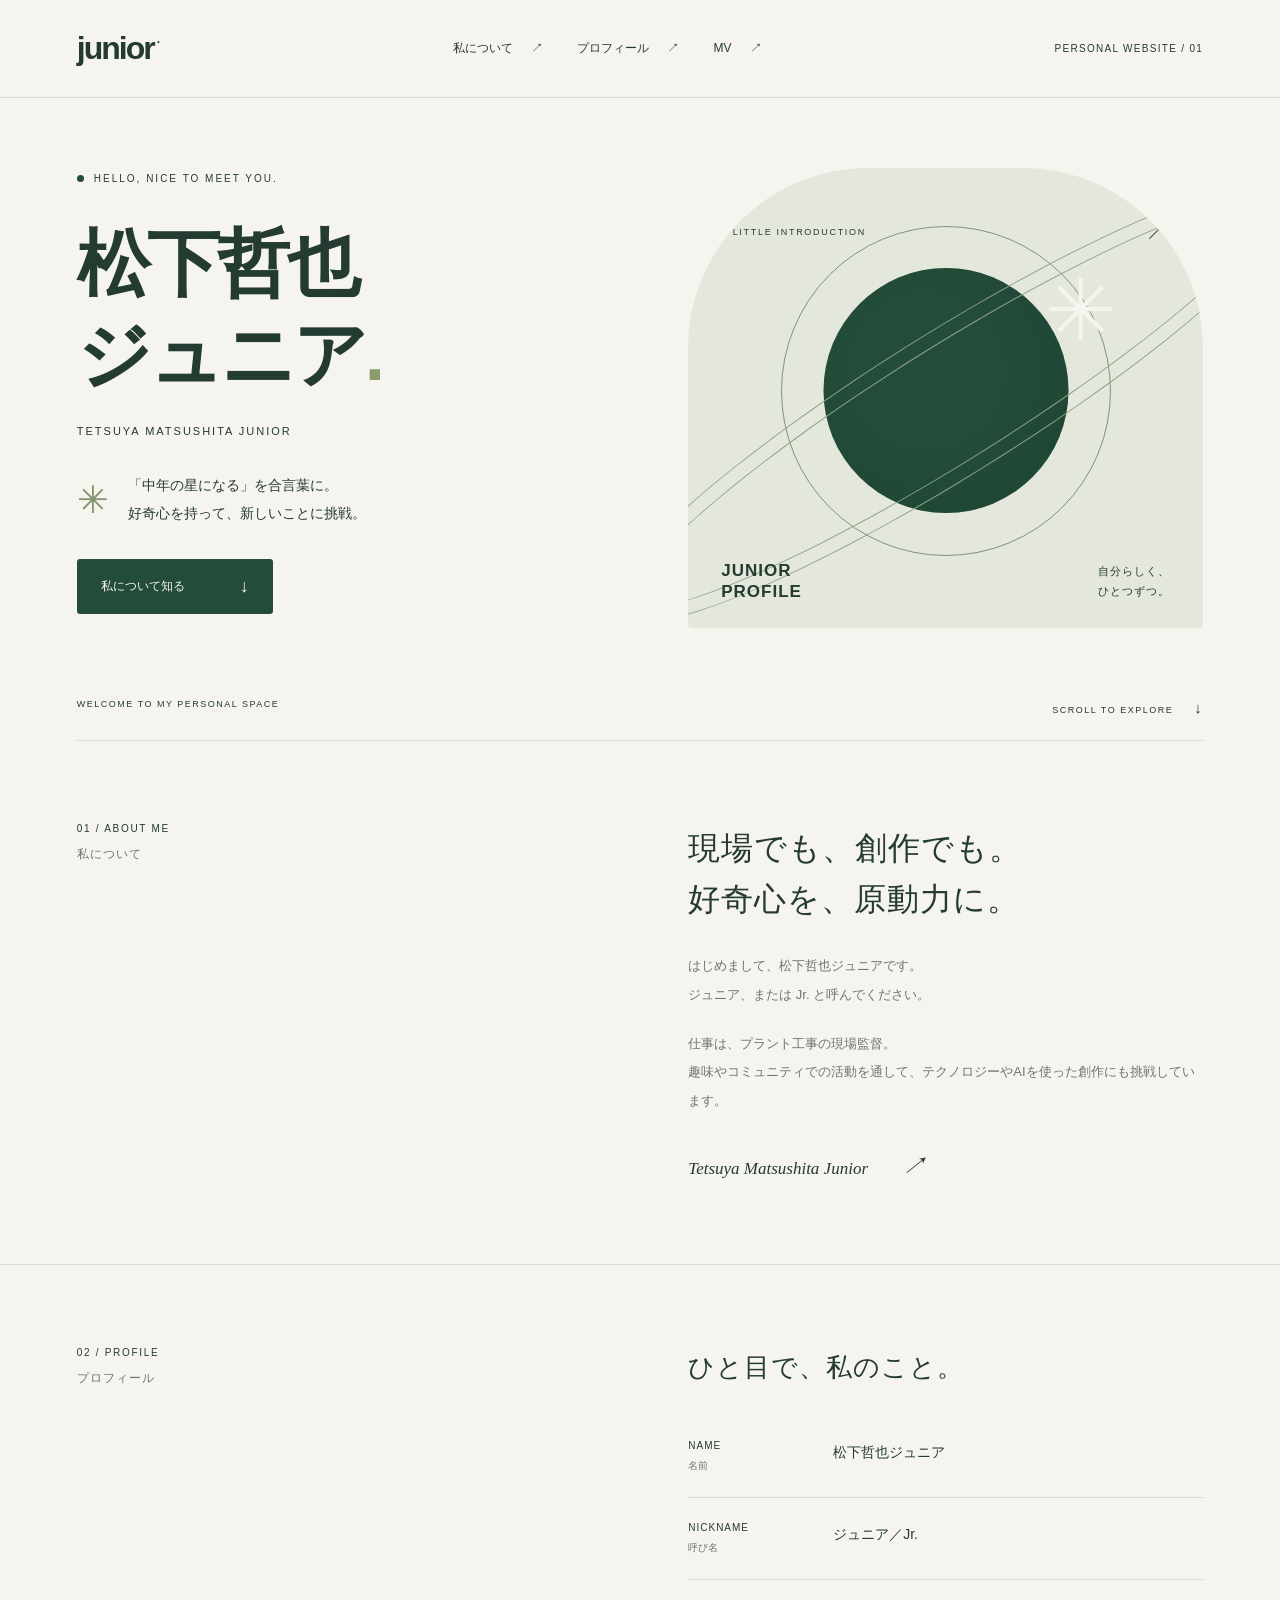
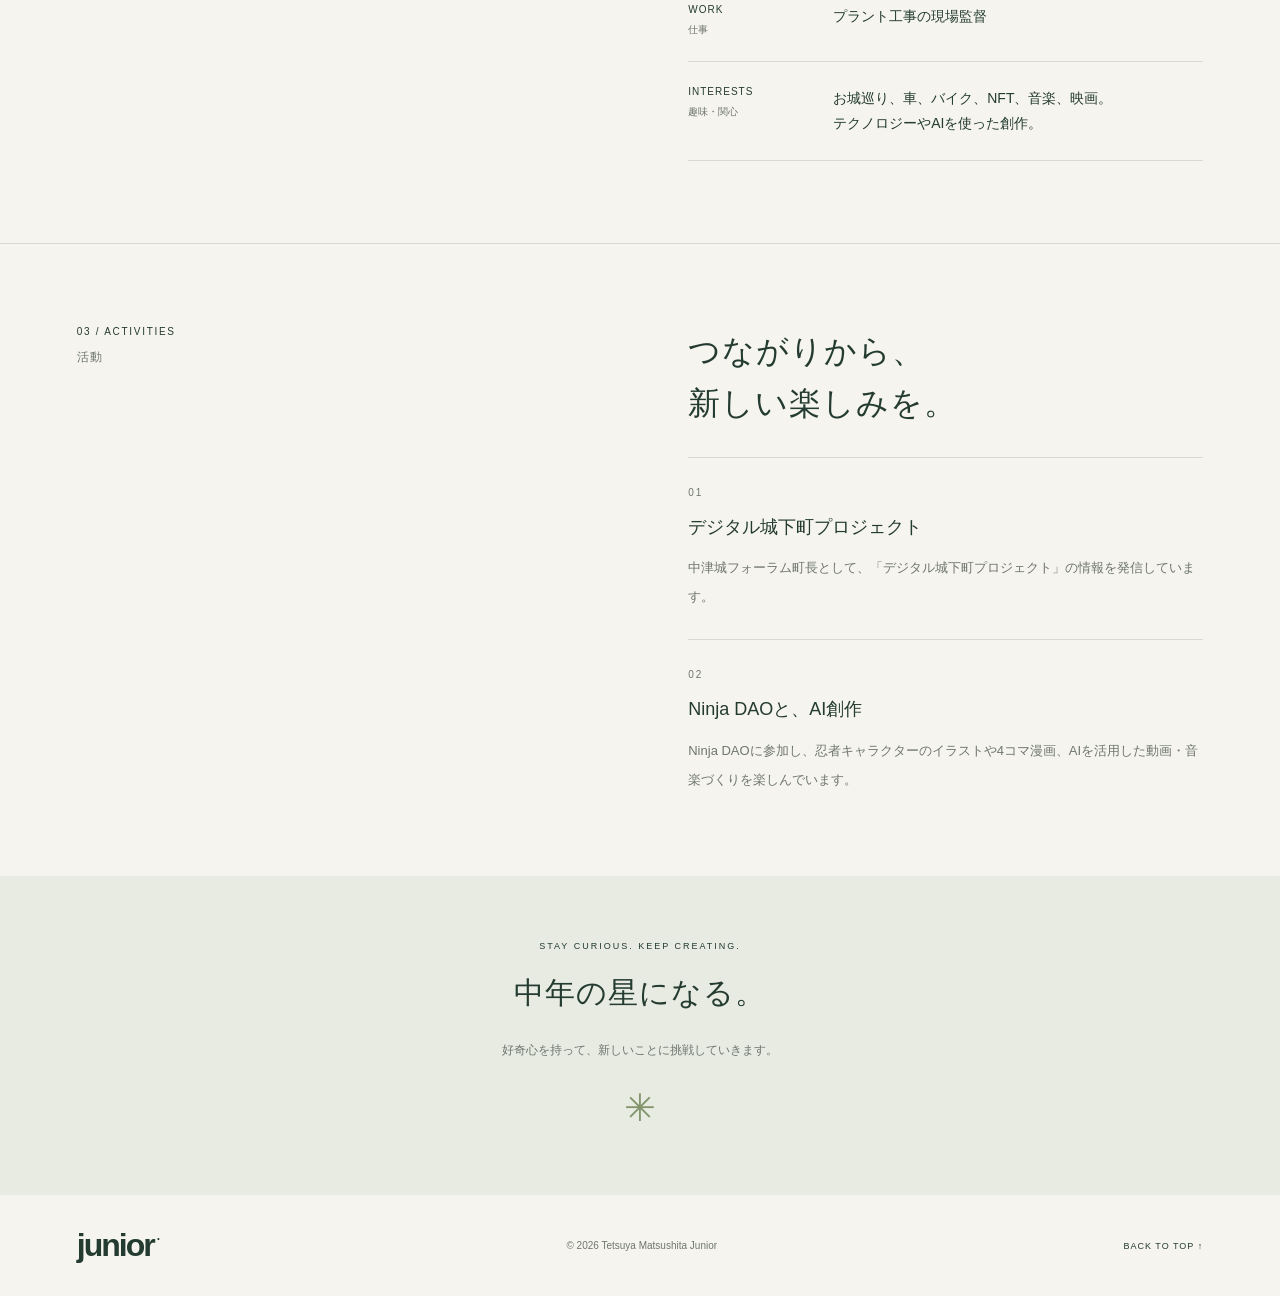
<file: index.html>
<!doctype html>
<html lang="ja">
<head>
  <meta charset="utf-8">
  <meta name="viewport" content="width=device-width, initial-scale=1">
  <meta name="description" content="プラント工事の現場監督、松下哲也ジュニアの自己紹介。お城巡りやAI創作を楽しみ、「中年の星になる」を合言葉に新しいことに挑戦しています。">
  <meta name="theme-color" content="#f5f4ee">
  <title>松下哲也ジュニア | Personal Profile</title>
  <link rel="icon" href="favicon.svg" type="image/svg+xml">
  <link rel="stylesheet" href="styles.css">
</head>
<body>
  <a class="skip" href="#main">本文へスキップ</a>
  <header class="header"><a class="brand" href="#home" aria-label="松下哲也ジュニア ホーム">junior<span>·</span></a><nav aria-label="メインナビゲーション"><a href="#about">私について <span>↗</span></a><a href="#profile">プロフィール <span>↗</span></a><a href="hamcup/" aria-label="HamCup ミュージックビデオ">MV <span>↗</span></a></nav><span class="header-note">PERSONAL WEBSITE / 01</span></header>
  <main id="main">
    <section class="hero" id="home" aria-labelledby="hero-title">
      <div class="hero-copy"><p class="eyebrow"><span class="dot"></span> HELLO, NICE TO MEET YOU.</p><h1 id="hero-title">松下哲也<span>ジュニア<span class="name-dot">.</span></span></h1><p class="roman">TETSUYA MATSUSHITA JUNIOR</p><div class="intro"><span class="tiny-star">✳</span><p>「中年の星になる」を合言葉に。<br>好奇心を持って、新しいことに挑戦。</p></div><a class="button" href="#about">私について知る <span>↓</span></a></div>
      <div class="art" role="img" aria-label="グリーンの円と曲線を組み合わせた抽象的なグラフィック"><div class="art-top"><span>A LITTLE INTRODUCTION</span><span>↗</span></div><div class="art-shape"><div class="orbit"></div><div class="disc"></div><div class="line line-one"></div><div class="line line-two"></div><div class="spark">✳</div></div><div class="art-bottom"><span>JUNIOR<br>PROFILE</span><span class="art-caption">自分らしく、<br>ひとつずつ。</span></div></div>
      <div class="hero-bottom"><span>WELCOME TO MY PERSONAL SPACE</span><a href="#about">SCROLL TO EXPLORE <span>↓</span></a></div>
    </section>
    <section class="about section" id="about" aria-labelledby="about-title"><div class="section-label"><span>01 / ABOUT ME</span><span>私について</span></div><div class="about-content"><h2 id="about-title">現場でも、創作でも。<br>好奇心を、原動力に。</h2><p>はじめまして、松下哲也ジュニアです。<br>ジュニア、または Jr. と呼んでください。</p><p>仕事は、プラント工事の現場監督。<br>趣味やコミュニティでの活動を通して、テクノロジーやAIを使った創作にも挑戦しています。</p><div class="signature">Tetsuya Matsushita Junior <span>↗</span></div></div></section>
    <section class="profile section" id="profile" aria-labelledby="profile-title"><div class="section-label"><span>02 / PROFILE</span><span>プロフィール</span></div><div class="profile-content"><h2 id="profile-title">ひと目で、私のこと。</h2><dl><div><dt>NAME<span>名前</span></dt><dd>松下哲也ジュニア</dd></div><div><dt>NICKNAME<span>呼び名</span></dt><dd>ジュニア／Jr.</dd></div><div><dt>WORK<span>仕事</span></dt><dd>プラント工事の現場監督</dd></div><div><dt>INTERESTS<span>趣味・関心</span></dt><dd>お城巡り、車、バイク、NFT、音楽、映画。<br>テクノロジーやAIを使った創作。</dd></div></dl></div></section>
    <section class="activities section" id="activities" aria-labelledby="activities-title"><div class="section-label"><span>03 / ACTIVITIES</span><span>活動</span></div><div class="about-content"><h2 id="activities-title">つながりから、<br>新しい楽しみを。</h2><article class="activity"><span class="activity-number">01</span><h3>デジタル城下町プロジェクト</h3><p>中津城フォーラム町長として、「デジタル城下町プロジェクト」の情報を発信しています。</p></article><article class="activity"><span class="activity-number">02</span><h3>Ninja DAOと、AI創作</h3><p>Ninja DAOに参加し、忍者キャラクターのイラストや4コマ漫画、AIを活用した動画・音楽づくりを楽しんでいます。</p></article></div></section>
    <section class="closing"><p>STAY CURIOUS. KEEP CREATING.</p><h2>中年の星になる。</h2><p class="closing-message">好奇心を持って、新しいことに挑戦していきます。</p><span>✳</span></section>
  </main>
  <footer><a class="brand" href="#home">junior<span>·</span></a><p>© <span id="year">2026</span> Tetsuya Matsushita Junior</p><a class="back-top" href="#home">BACK TO TOP ↑</a></footer>
  <script src="script.js"></script>
</body>
</html>
</file>
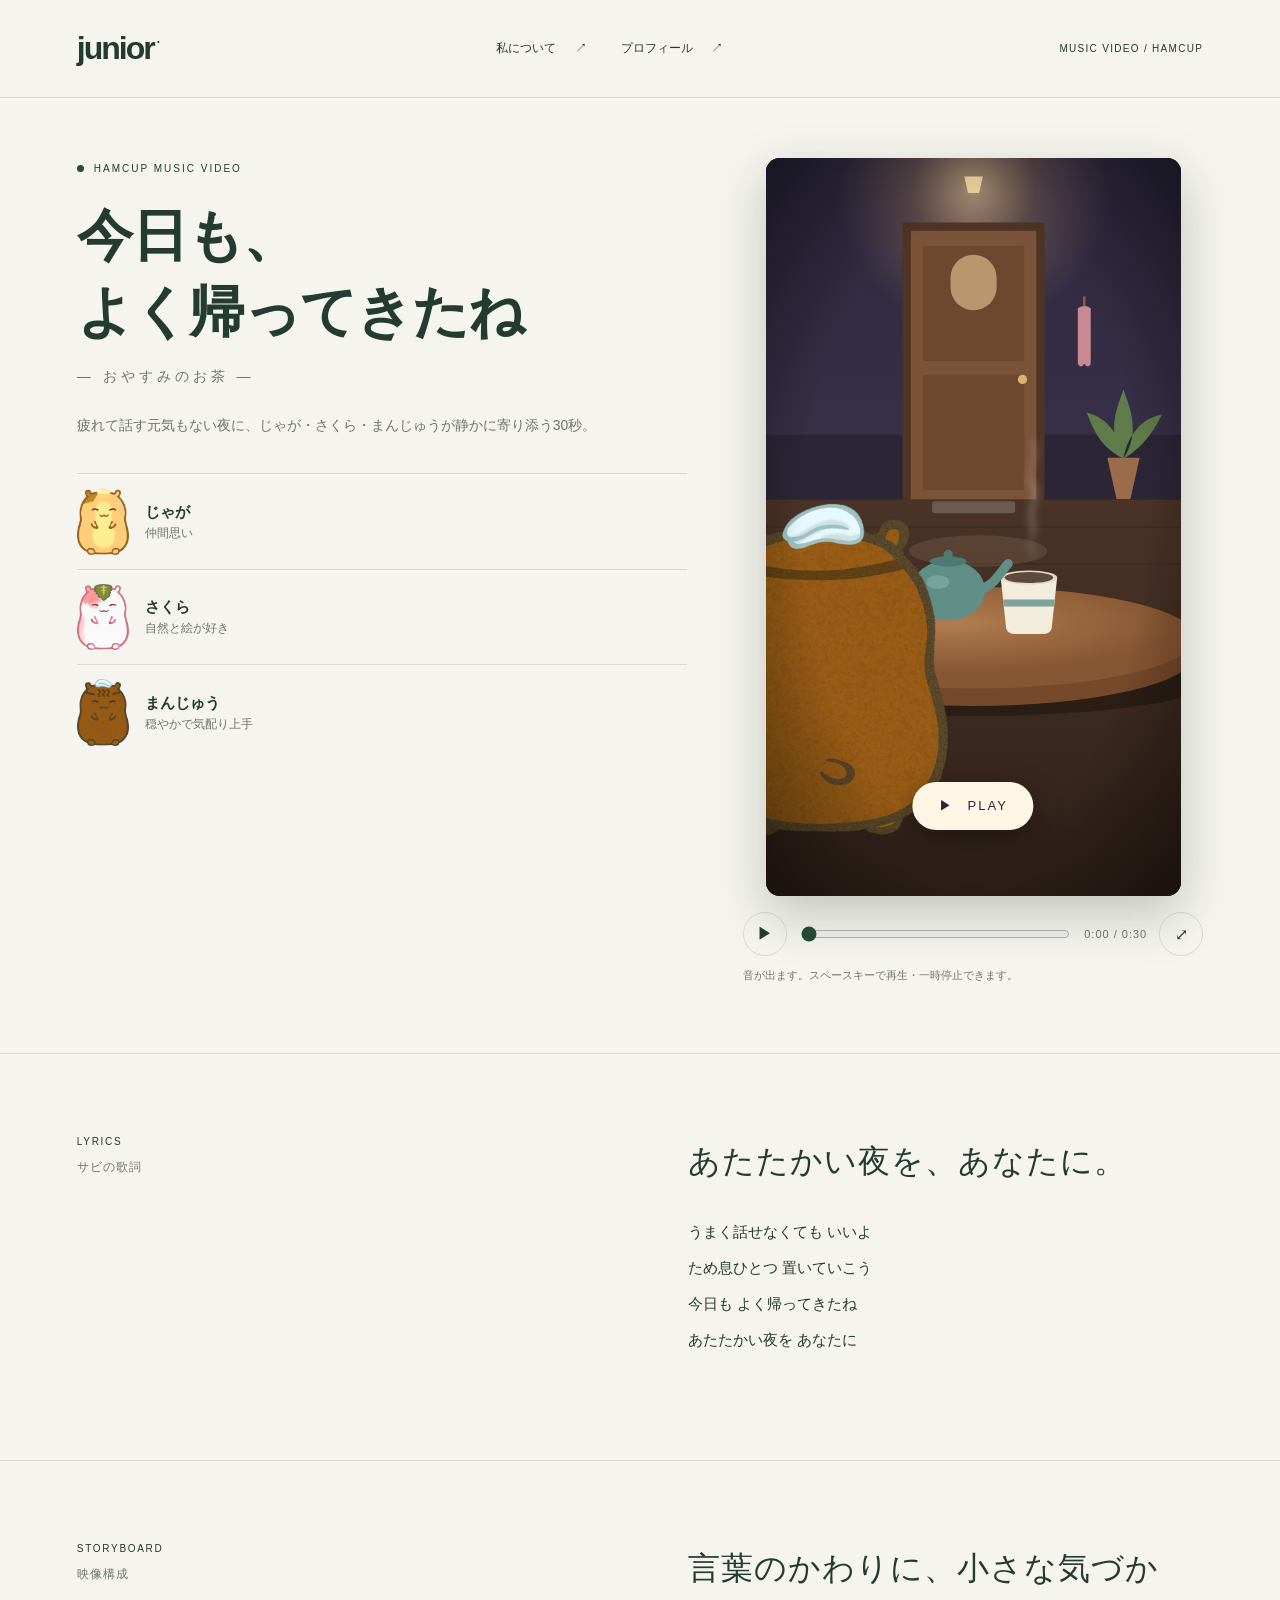
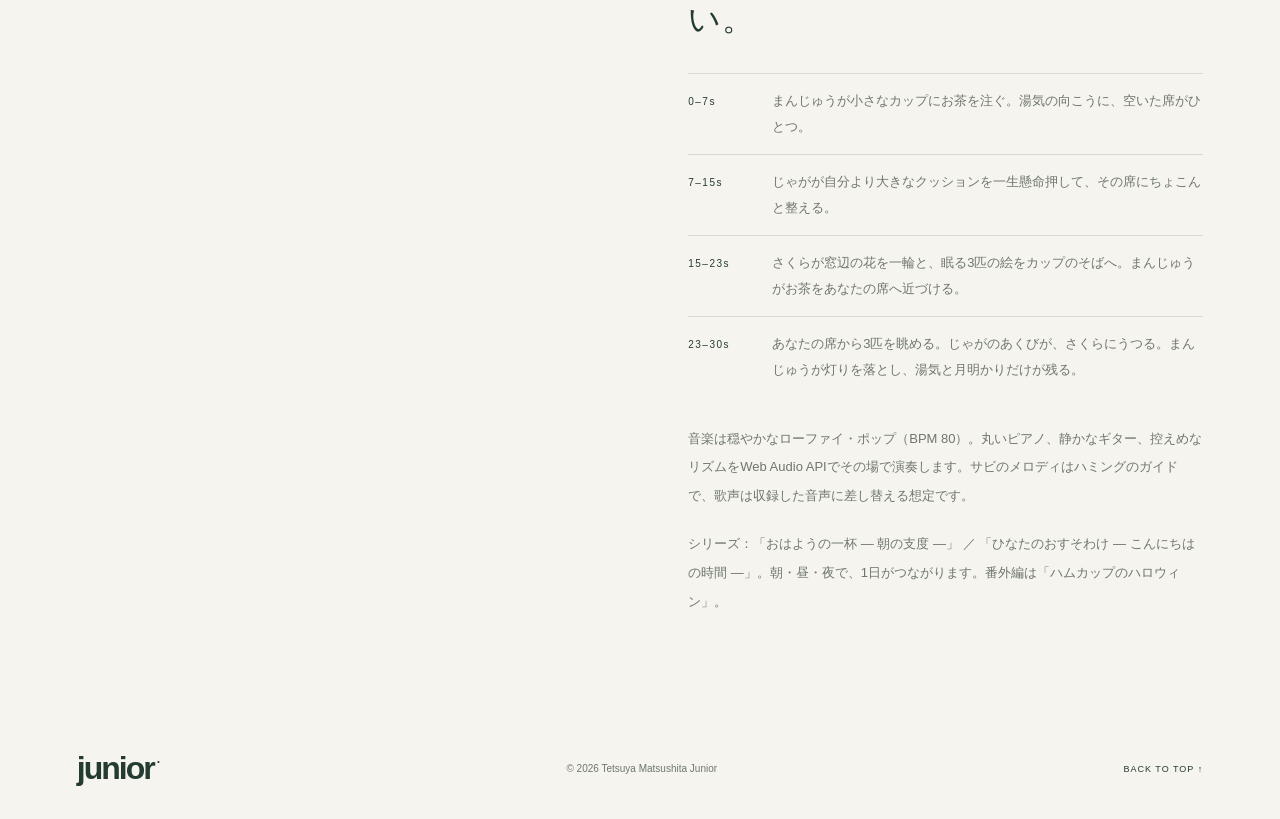
<file: hamcup/index.html>
<!doctype html>
<html lang="ja">
<head>
  <meta charset="utf-8">
  <meta name="viewport" content="width=device-width, initial-scale=1">
  <meta name="description" content="HamCupのじゃが・さくら・まんじゅうが、疲れた夜にそっと寄り添う30秒の縦型ミュージックビデオ。">
  <meta name="theme-color" content="#f5f4ee">
  <title>今日も、よく帰ってきたね | HamCup MV</title>
  <link rel="icon" href="../favicon.svg" type="image/svg+xml">
  <link rel="stylesheet" href="../styles.css">
  <link rel="stylesheet" href="mv.css">
</head>
<body>
  <a class="skip" href="#main">本文へスキップ</a>
  <header class="header"><a class="brand" href="../" aria-label="松下哲也ジュニア ホーム">junior<span>·</span></a><nav aria-label="メインナビゲーション"><a href="../#about">私について <span>↗</span></a><a href="../#profile">プロフィール <span>↗</span></a></nav><span class="header-note">MUSIC VIDEO / HAMCUP</span></header>
  <main id="main" class="mv-page">
    <div class="mv-layout">
      <section class="mv-intro" aria-labelledby="mv-title">
        <p class="eyebrow"><span class="dot"></span> HAMCUP MUSIC VIDEO</p>
        <h1 id="mv-title">今日も、<br>よく帰ってきたね</h1>
        <p class="mv-sub">― おやすみのお茶 ―</p>
        <p class="mv-lead">疲れて話す元気もない夜に、じゃが・さくら・まんじゅうが静かに寄り添う30秒。</p>
        <ul class="cast" aria-label="登場キャラクター">
          <li><img src="assets/jaga-smile.png" alt="" width="64" height="82"><span><strong>じゃが</strong>仲間思い</span></li>
          <li><img src="assets/sakura-smile.png" alt="" width="64" height="82"><span><strong>さくら</strong>自然と絵が好き</span></li>
          <li><img src="assets/manju-smile.png" alt="" width="64" height="82"><span><strong>まんじゅう</strong>穏やかで気配り上手</span></li>
        </ul>
      </section>

      <section class="player" aria-label="ミュージックビデオ プレイヤー">
        <div class="stage" id="stage" data-state="idle">
          <svg id="mv" viewBox="0 0 900 1600" role="img" aria-label="夜の居間で、まんじゅうがお茶を注ぎ、じゃががクッションを運び、さくらが花と絵を飾り、3匹があなたの席を整えるアニメーション">
            <defs>
              <linearGradient id="g-wall" x1="0" y1="0" x2="0" y2="1"><stop offset="0" stop-color="#232338"/><stop offset="1" stop-color="#3a3049"/></linearGradient>
              <linearGradient id="g-floor" x1="0" y1="0" x2="0" y2="1"><stop offset="0" stop-color="#4a3327"/><stop offset="1" stop-color="#2e2019"/></linearGradient>
              <linearGradient id="g-glass" x1="0" y1="0" x2="0" y2="1"><stop offset="0" stop-color="#18213d"/><stop offset="1" stop-color="#34406a"/></linearGradient>
              <radialGradient id="g-lamp"><stop offset="0" stop-color="#ffd79c" stop-opacity=".6"/><stop offset=".45" stop-color="#ffbf73" stop-opacity=".2"/><stop offset="1" stop-color="#ffbf73" stop-opacity="0"/></radialGradient>
              <radialGradient id="g-moon"><stop offset="0" stop-color="#fff4cf" stop-opacity=".55"/><stop offset="1" stop-color="#fff4cf" stop-opacity="0"/></radialGradient>
              <radialGradient id="g-table" cx=".45" cy=".35"><stop offset="0" stop-color="#b17d50"/><stop offset="1" stop-color="#875632"/></radialGradient>
              <radialGradient id="g-vignette" r=".75"><stop offset=".55" stop-color="#000" stop-opacity="0"/><stop offset="1" stop-color="#000" stop-opacity=".55"/></radialGradient>
              <linearGradient id="g-beam" x1="0" y1="0" x2="0" y2="1"><stop offset="0" stop-color="#d6e4ff" stop-opacity=".16"/><stop offset="1" stop-color="#d6e4ff" stop-opacity="0"/></linearGradient>
              <filter id="f-steam" x="-50%" y="-50%" width="200%" height="200%"><feGaussianBlur stdDeviation="5"/></filter>
              <filter id="f-soft" x="-20%" y="-20%" width="140%" height="140%"><feGaussianBlur stdDeviation="2"/></filter>
              <g id="steam-wisp"><path d="M0 0 c-14 -22 14 -42 0 -64 c-14 -22 14 -42 0 -64" fill="none" stroke="#fffaf0" stroke-width="9" stroke-linecap="round"/></g>
              <g id="yunomi">
                <path d="M-36 -72 L36 -72 L29 -7 Q27 0 18 0 L-18 0 Q-27 0 -29 -7 Z" fill="#f2ecdd"/>
                <path d="M-33 -44 L33 -44 L32 -35 L-32 -35 Z" fill="#7fa39a"/>
                <ellipse cx="0" cy="-72" rx="36" ry="9" fill="#e4d9c2"/>
                <ellipse cx="0" cy="-72" rx="31" ry="7" fill="#5c4a3a"/>
              </g>
              <g id="flower-shape">
                <path d="M0 0 C2 -20 -2 -40 0 -62" stroke="#5f7d4a" stroke-width="3" fill="none"/>
                <path d="M0 -30 q12 -10 20 -4 q-10 10 -20 4" fill="#6f8f55"/>
                <g transform="translate(0 -66)"><circle r="7" cx="0" cy="-8" fill="#f4b3c2"/><circle r="7" cx="7.6" cy="-2.5" fill="#f4b3c2"/><circle r="7" cx="4.7" cy="6.5" fill="#f4b3c2"/><circle r="7" cx="-4.7" cy="6.5" fill="#f4b3c2"/><circle r="7" cx="-7.6" cy="-2.5" fill="#f4b3c2"/><circle r="4" fill="#f7d77a"/></g>
              </g>
            </defs>

            <!-- Scene B: the living room (7s–30s) -->
            <g id="scene-b">
              <g id="cam-b">
                <rect x="-400" y="-400" width="1700" height="1400" fill="url(#g-wall)"/>
                <rect x="-400" y="860" width="1700" height="140" fill="#2c2536"/>
                <path d="M-400 860 H1300" stroke="#4a3d52" stroke-width="4"/>

                <g id="window">
                  <path d="M600 420 C590 520 600 700 585 958 L570 958 C585 700 575 520 586 420 Z" fill="#b98c8f"/>
                  <rect x="600" y="420" width="260" height="540" rx="6" fill="#6b4a34"/>
                  <rect x="614" y="434" width="232" height="512" fill="url(#g-glass)"/>
                  <g id="stars" fill="#f5f0dc"><circle cx="650" cy="480" r="2.5"/><circle cx="805" cy="470" r="2"/><circle cx="660" cy="640" r="2"/><circle cx="820" cy="760" r="2.5"/><circle cx="690" cy="860" r="1.8"/><circle cx="780" cy="900" r="2"/></g>
                  <circle cx="752" cy="560" r="130" fill="url(#g-moon)"/>
                  <circle cx="752" cy="560" r="42" fill="#fff1c4"/>
                  <circle cx="738" cy="548" r="9" fill="#efe0ad"/><circle cx="764" cy="574" r="6" fill="#efe0ad"/>
                  <path d="M730 434 V946 M614 690 H846" stroke="#6b4a34" stroke-width="9"/>
                  <path d="M846 420 C858 520 850 700 866 958 L880 958 C866 700 874 520 862 420 Z" fill="#b98c8f"/>
                  <rect x="585" y="956" width="290" height="22" rx="3" fill="#7a5640"/>
                  <g id="sill-vase">
                    <use href="#flower-shape" transform="translate(812 952) rotate(9)"/>
                    <use href="#flower-shape" transform="translate(826 952) rotate(20) scale(.9)"/>
                    <path d="M800 958 Q794 940 802 918 L834 918 Q842 940 836 958 Z" fill="#cfe3e6" opacity=".55"/>
                    <path d="M806 918 h24" stroke="#e9f4f5" stroke-width="3" opacity=".7"/>
                  </g>
                </g>

                <g id="lamp">
                  <ellipse cx="108" cy="1002" rx="52" ry="12" fill="#1e1814"/>
                  <rect x="104" y="520" width="8" height="482" fill="#8a6a48"/>
                  <circle id="lamp-glow" cx="108" cy="520" r="560" fill="url(#g-lamp)"/>
                  <polygon id="lamp-shade" points="40,528 176,528 150,430 66,430" fill="#f5d8a4"/>
                  <path d="M120 528 V600" stroke="#c9a46a" stroke-width="2"/><circle cx="120" cy="604" r="5" fill="#c9a46a"/>
                </g>

                <rect x="-400" y="1000" width="1700" height="900" fill="url(#g-floor)"/>
                <path d="M-400 1060 H1300 M-400 1140 H1300 M-400 1240 H1300 M-400 1370 H1300 M-400 1530 H1300" stroke="#000" stroke-opacity=".14" stroke-width="3"/>
                <polygon points="614,1000 846,1000 820,1700 380,1700" fill="url(#g-beam)"/>
                <ellipse cx="450" cy="1300" rx="430" ry="150" fill="#5b4152" opacity=".7"/>
                <ellipse cx="450" cy="1300" rx="380" ry="125" fill="none" stroke="#7a5a6a" stroke-width="4" opacity=".7"/>

                <g id="manju" class="char"><image/></g>
                <g id="sakura" class="char"><image/></g>
                <use id="flower-carried" href="#flower-shape"/>

                <ellipse cx="450" cy="1292" rx="330" ry="42" fill="#000" opacity=".28"/>
                <rect x="252" y="1170" width="26" height="112" rx="5" fill="#6e4429"/>
                <rect x="622" y="1170" width="26" height="112" rx="5" fill="#6e4429"/>
                <ellipse cx="450" cy="1174" rx="300" ry="72" fill="#77492b"/>
                <ellipse cx="450" cy="1150" rx="300" ry="70" fill="url(#g-table)"/>
                <ellipse cx="450" cy="1150" rx="284" ry="62" fill="none" stroke="#c99a6c" stroke-opacity=".35" stroke-width="3"/>

                <g id="teapot-b" transform="translate(232 1136) scale(.62)">
                  <path d="M-55 -78 C-110 -70 -110 -20 -56 -28" fill="none" stroke="#4d7a72" stroke-width="12" stroke-linecap="round"/>
                  <path d="M50 -50 C80 -60 88 -80 104 -98" fill="none" stroke="#5f8f86" stroke-width="16" stroke-linecap="round"/>
                  <ellipse cx="0" cy="-52" rx="64" ry="52" fill="#5f8f86"/>
                  <ellipse cx="-18" cy="-66" rx="20" ry="12" fill="#86b3a9" opacity=".6"/>
                  <ellipse cx="0" cy="-102" rx="32" ry="9" fill="#4d7a72"/><circle cx="0" cy="-114" r="8" fill="#4d7a72"/>
                </g>
                <image href="assets/manju-cup.png" x="300" y="1068" width="60" height="55"/>
                <image href="assets/sakura-cup.png" x="604" y="1088" width="72" height="41"/>
                <image href="assets/jaga-cup.png" x="664" y="1098" width="62" height="36"/>

                <g id="bud-vase">
                  <use href="#flower-shape" transform="translate(0 -26) scale(.85)"/>
                  <path d="M-9 0 Q-15 -14 -6 -26 L6 -26 Q15 -14 9 0 Z" fill="#d6ecee" opacity=".7"/>
                </g>
                <g id="card">
                  <rect x="-50" y="-36" width="100" height="72" rx="3" fill="#fbf6ea" stroke="#d8cdb5" stroke-width="2"/>
                  <path d="M-34 -22 a8 8 0 1 0 8 -8 a6 6 0 1 1 -8 8" fill="#f3d27a"/>
                  <text x="22" y="-14" font-size="14" fill="#8aa0c8" font-family="sans-serif">z z</text>
                  <path d="M-46 22 H46" stroke="#b9c7e0" stroke-width="10" stroke-linecap="round"/>
                  <ellipse cx="-26" cy="12" rx="15" ry="13" fill="#f3c46b" stroke="#9a6a22" stroke-width="2"/>
                  <ellipse cx="0" cy="13" rx="15" ry="13" fill="#fbf3f3" stroke="#c46880" stroke-width="2"/>
                  <ellipse cx="26" cy="12" rx="15" ry="13" fill="#97591f" stroke="#54401f" stroke-width="2"/>
                  <path d="M-31 10 q2 2 4 0 M-23 10 q2 2 4 0 M-5 11 q2 2 4 0 M3 11 q2 2 4 0 M21 10 q2 2 4 0 M29 10 q2 2 4 0" stroke="#3a2a20" stroke-width="1.5" fill="none"/>
                  <path d="M-28 26 H48" stroke="#b9c7e0" stroke-width="12" stroke-linecap="round"/>
                </g>
                <g id="vcup-b">
                  <g id="steam-b" filter="url(#f-steam)"><use href="#steam-wisp"/><use href="#steam-wisp"/><use href="#steam-wisp"/></g>
                  <use href="#yunomi"/>
                  <ellipse cx="0" cy="-72" rx="30" ry="6.5" fill="#c9a253"/>
                </g>

                <g id="cushion">
                  <ellipse cx="0" cy="4" rx="150" ry="20" fill="#000" opacity=".3"/>
                  <path d="M-140 -10 Q-152 -60 -128 -104 Q-60 -126 0 -122 Q60 -126 128 -104 Q152 -60 140 -10 Q70 6 0 4 Q-70 6 -140 -10 Z" fill="#7d8cb6"/>
                  <path d="M-126 -98 Q-60 -122 0 -118 Q60 -122 126 -98 Q100 -64 0 -60 Q-100 -64 -126 -98 Z" fill="#9aaad2"/>
                  <circle cx="0" cy="-88" r="7" fill="#5d6a93"/>
                  <path d="M-140 -10 l-12 10 M140 -10 l12 10 M-128 -104 l-14 -6 M128 -104 l14 -6" stroke="#d9b56a" stroke-width="5" stroke-linecap="round"/>
                </g>
                <g id="jaga" class="char"><image/></g>
              </g>
            </g>

            <!-- Scene A: reverse angle from behind Manju (0s–7s) -->
            <g id="scene-a">
              <g id="cam-a">
                <rect x="-400" y="-400" width="1700" height="1400" fill="url(#g-wall)"/>
                <rect x="-400" y="860" width="1700" height="140" fill="#2c2536"/>
                <circle cx="450" cy="330" r="300" fill="url(#g-lamp)"/>
                <path d="M430 300 h40 l-8 36 h-24 Z" fill="#f5d8a4"/>
                <rect x="296" y="400" width="308" height="604" rx="4" fill="#4f3424"/>
                <rect x="314" y="418" width="272" height="586" fill="#7b5338"/>
                <rect x="340" y="450" width="220" height="250" rx="4" fill="#6c4830"/>
                <rect x="340" y="730" width="220" height="250" rx="4" fill="#6c4830"/>
                <rect x="400" y="470" width="100" height="120" rx="50" fill="#f6d9a0" opacity=".55"/>
                <circle cx="556" cy="740" r="10" fill="#d9b56a"/>
                <path d="M690 560 v24" stroke="#8a6a48" stroke-width="5"/>
                <path d="M676 586 q14 -10 28 0 v120 q-6 12 -14 0 q-8 12 -14 0 Z" fill="#c98a96"/>
                <path d="M760 1000 l-20 -90 h70 l-20 90 Z" fill="#9b6b4b"/>
                <path d="M775 912 c-40 -60 -10 -120 0 -150 c10 30 40 90 0 150 M775 912 c-60 -30 -70 -80 -80 -100 c40 10 70 40 80 100 M775 912 c50 -30 70 -70 84 -96 c-40 6 -74 40 -84 96" fill="#5f7d4a"/>
                <rect x="-400" y="1000" width="1700" height="900" fill="url(#g-floor)"/>
                <path d="M-400 1060 H1300 M-400 1140 H1300" stroke="#000" stroke-opacity=".14" stroke-width="3"/>
                <rect x="360" y="1004" width="180" height="26" rx="6" fill="#6b5a4f"/>
                <ellipse id="empty-seat" cx="460" cy="1112" rx="150" ry="34" fill="#ffe1ad" opacity=".12"/>

                <ellipse cx="450" cy="1390" rx="520" ry="80" fill="#000" opacity=".3"/>
                <ellipse cx="450" cy="1336" rx="480" ry="112" fill="#77492b"/>
                <ellipse cx="450" cy="1300" rx="480" ry="110" fill="url(#g-table)"/>

                <path id="stream-a" fill="none" stroke="#d9b066" stroke-width="7" stroke-linecap="round" stroke-dasharray="16 10"/>
                <g id="vcup-a" transform="translate(570 1292) scale(1.7)">
                  <g id="steam-a" filter="url(#f-steam)"><use href="#steam-wisp"/><use href="#steam-wisp"/><use href="#steam-wisp"/></g>
                  <use href="#yunomi"/>
                  <ellipse id="tea-a" cx="0" cy="-72" rx="30" ry="6.5" fill="#c9a253"/>
                </g>
                <g id="teapot-a">
                  <path d="M-55 -78 C-110 -70 -110 -20 -56 -28" fill="none" stroke="#4d7a72" stroke-width="12" stroke-linecap="round"/>
                  <path d="M50 -50 C80 -60 88 -80 104 -98" fill="none" stroke="#5f8f86" stroke-width="16" stroke-linecap="round"/>
                  <ellipse cx="0" cy="-52" rx="64" ry="52" fill="#5f8f86"/>
                  <ellipse cx="-18" cy="-66" rx="20" ry="12" fill="#86b3a9" opacity=".6"/>
                  <ellipse cx="0" cy="-102" rx="32" ry="9" fill="#4d7a72"/><circle cx="0" cy="-114" r="8" fill="#4d7a72"/>
                </g>
                <g id="manju-back" class="char"><image href="assets/manju-back.png"/></g>
              </g>
            </g>

            <!-- Screen-space overlays -->
            <rect width="900" height="1600" fill="url(#g-vignette)" pointer-events="none"/>
            <rect id="dim" width="900" height="1600" fill="#0a0918" opacity="0"/>
            <g id="title" text-anchor="middle" class="mv-text">
              <text x="450" y="210" font-size="50" fill="#fff6e6">今日も、よく帰ってきたね</text>
              <text x="450" y="268" font-size="28" fill="#e9d9bd" letter-spacing="4">― おやすみのお茶 ―</text>
            </g>
            <text id="lyric" x="450" y="1468" text-anchor="middle" font-size="50" fill="#fff6e6" class="mv-text lyric-text"></text>
            <text id="end-text" x="450" y="1250" text-anchor="middle" font-size="40" fill="#fff6e6" letter-spacing="3" class="mv-text">今日も、よく帰ってきたね</text>
            <rect id="fade" width="900" height="1600" fill="#000" opacity="0"/>
          </svg>
          <button class="big-play" id="big-play" type="button" aria-label="MVを再生"><span aria-hidden="true">▶</span> PLAY</button>
        </div>

        <div class="controls">
          <button class="ctrl" id="toggle" type="button" aria-label="再生">▶</button>
          <input class="seek" id="seek" type="range" min="0" max="30" step="0.05" value="0" aria-label="再生位置">
          <span class="time" id="time">0:00 / 0:30</span>
          <button class="ctrl" id="fullscreen" type="button" aria-label="全画面表示">⤢</button>
        </div>
        <p class="player-note" id="player-note">音が出ます。スペースキーで再生・一時停止できます。</p>
      </section>
    </div>

    <section class="section mv-lyrics" aria-labelledby="lyrics-title">
      <div class="section-label"><span>LYRICS</span><span>サビの歌詞</span></div>
      <div class="about-content">
        <h2 id="lyrics-title">あたたかい夜を、あなたに。</h2>
        <p class="lyrics-body">うまく話せなくても いいよ<br>ため息ひとつ 置いていこう<br>今日も よく帰ってきたね<br>あたたかい夜を あなたに</p>
      </div>
    </section>

    <section class="section mv-about" aria-labelledby="mv-about-title">
      <div class="section-label"><span>STORYBOARD</span><span>映像構成</span></div>
      <div class="about-content">
        <h2 id="mv-about-title">言葉のかわりに、小さな気づかい。</h2>
        <ol class="storyboard">
          <li><span>0–7s</span>まんじゅうが小さなカップにお茶を注ぐ。湯気の向こうに、空いた席がひとつ。</li>
          <li><span>7–15s</span>じゃがが自分より大きなクッションを一生懸命押して、その席にちょこんと整える。</li>
          <li><span>15–23s</span>さくらが窓辺の花を一輪と、眠る3匹の絵をカップのそばへ。まんじゅうがお茶をあなたの席へ近づける。</li>
          <li><span>23–30s</span>あなたの席から3匹を眺める。じゃがのあくびが、さくらにうつる。まんじゅうが灯りを落とし、湯気と月明かりだけが残る。</li>
        </ol>
        <p>音楽は穏やかなローファイ・ポップ（BPM 80）。丸いピアノ、静かなギター、控えめなリズムをWeb Audio APIでその場で演奏します。サビのメロディはハミングのガイドで、歌声は収録した音声に差し替える想定です。</p>
        <p>シリーズ：<a href="ohayo/">「おはようの一杯 ― 朝の支度 ―」</a> ／ <a href="konnichiwa/">「ひなたのおすそわけ ― こんにちはの時間 ―」</a>。朝・昼・夜で、1日がつながります。番外編は<a href="halloween/">「ハムカップのハロウィン」</a>。</p>
      </div>
    </section>
  </main>
  <footer><a class="brand" href="../">junior<span>·</span></a><p>© <span id="year">2026</span> Tetsuya Matsushita Junior</p><a class="back-top" href="#main">BACK TO TOP ↑</a></footer>
  <script src="../script.js"></script>
  <script src="mv.js"></script>
</body>
</html>
</file>
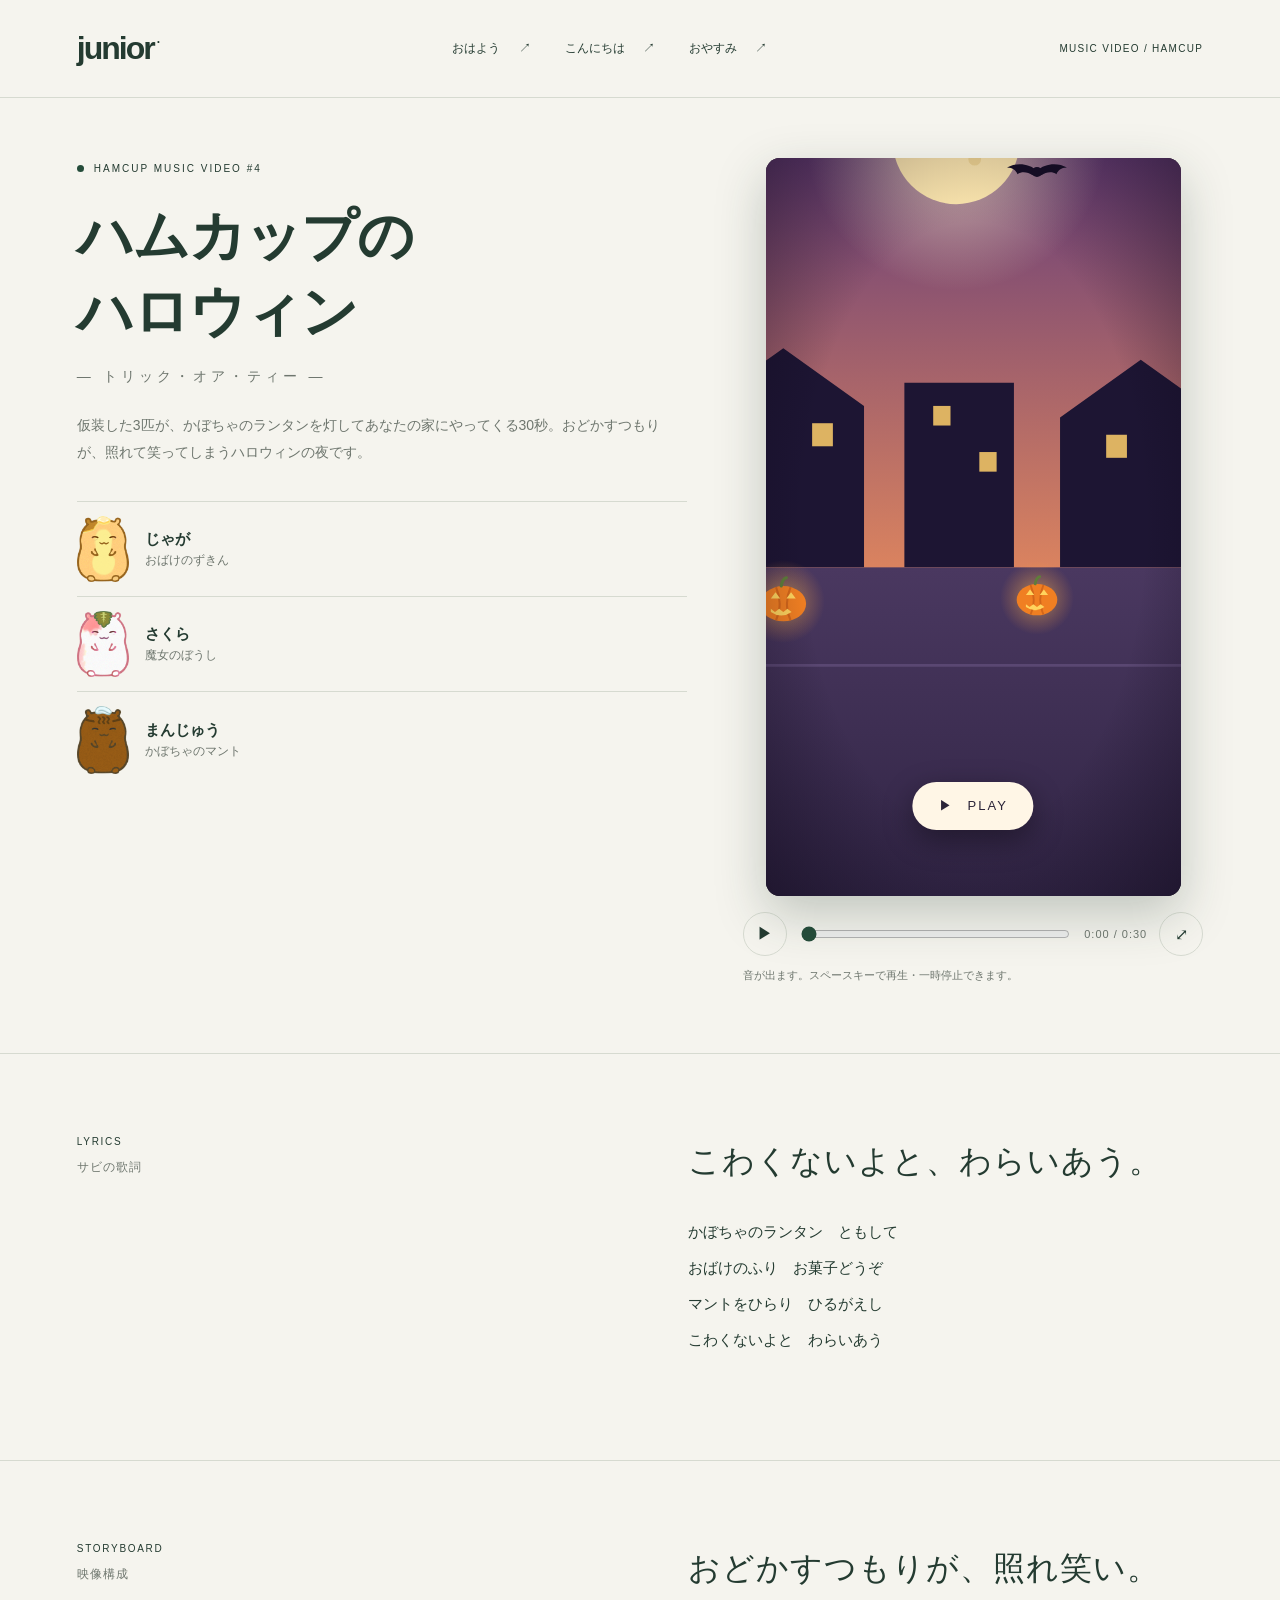
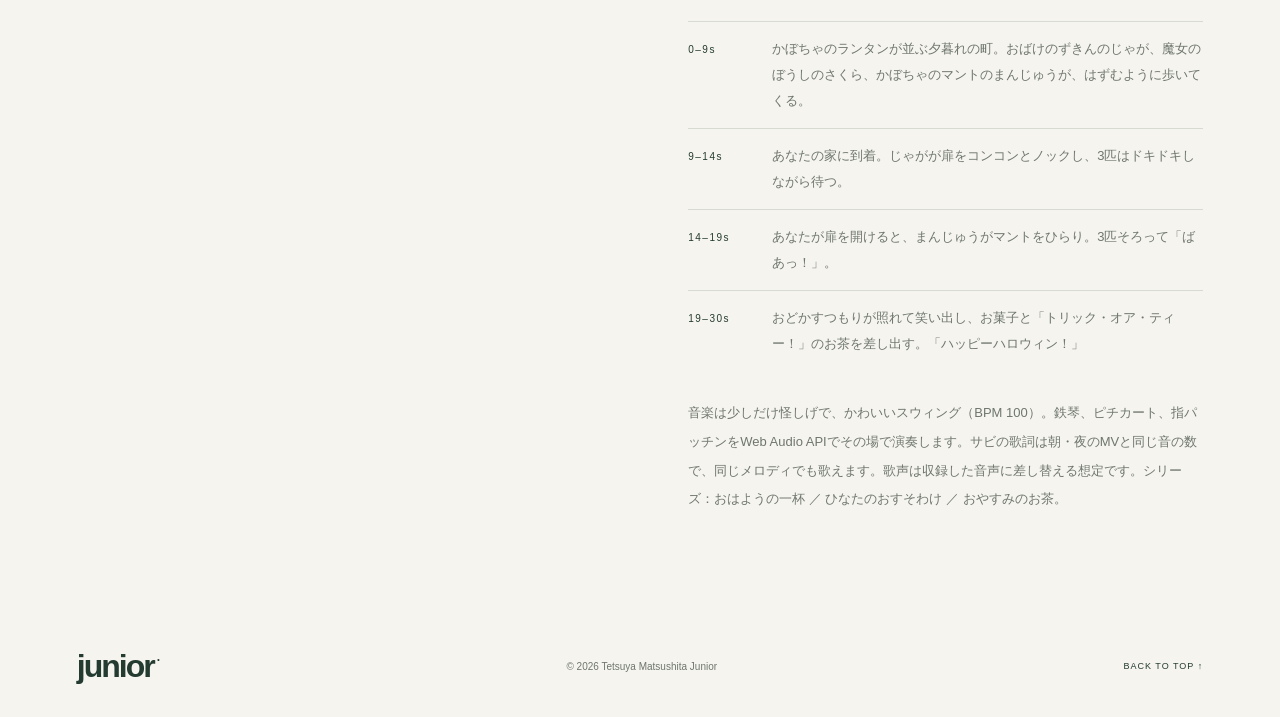
<file: hamcup/halloween/index.html>
<!doctype html>
<html lang="ja">
<head>
  <meta charset="utf-8">
  <meta name="viewport" content="width=device-width, initial-scale=1">
  <meta name="description" content="仮装したHamCupのじゃが・さくら・まんじゅうが、あなたの家にやってくる30秒の縦型ハロウィンMV。">
  <meta name="theme-color" content="#f5f4ee">
  <title>ハムカップのハロウィン | HamCup MV</title>
  <link rel="icon" href="../../favicon.svg" type="image/svg+xml">
  <link rel="stylesheet" href="../../styles.css">
  <link rel="stylesheet" href="../mv.css">
</head>
<body>
  <a class="skip" href="#main">本文へスキップ</a>
  <header class="header"><a class="brand" href="../../" aria-label="松下哲也ジュニア ホーム">junior<span>·</span></a><nav aria-label="メインナビゲーション"><a href="../ohayo/">おはよう <span>↗</span></a><a href="../konnichiwa/">こんにちは <span>↗</span></a><a href="../">おやすみ <span>↗</span></a></nav><span class="header-note">MUSIC VIDEO / HAMCUP</span></header>
  <main id="main" class="mv-page">
    <div class="mv-layout">
      <section class="mv-intro" aria-labelledby="mv-title">
        <p class="eyebrow"><span class="dot"></span> HAMCUP MUSIC VIDEO #4</p>
        <h1 id="mv-title">ハムカップの<br>ハロウィン</h1>
        <p class="mv-sub">― トリック・オア・ティー ―</p>
        <p class="mv-lead">仮装した3匹が、かぼちゃのランタンを灯してあなたの家にやってくる30秒。おどかすつもりが、照れて笑ってしまうハロウィンの夜です。</p>
        <ul class="cast" aria-label="登場キャラクター">
          <li><img src="../assets/jaga-smile.png" alt="" width="64" height="82"><span><strong>じゃが</strong>おばけのずきん</span></li>
          <li><img src="../assets/sakura-smile.png" alt="" width="64" height="82"><span><strong>さくら</strong>魔女のぼうし</span></li>
          <li><img src="../assets/manju-smile.png" alt="" width="64" height="82"><span><strong>まんじゅう</strong>かぼちゃのマント</span></li>
        </ul>
      </section>

      <section class="player" aria-label="ミュージックビデオ プレイヤー">
        <div class="stage" id="stage" data-state="idle">
          <svg id="mv" viewBox="0 0 900 1600" role="img" aria-label="仮装した3匹のハムスターが、かぼちゃのランタンが並ぶ夕暮れの町を歩き、あなたの家の扉をノックして、ばあっとおどかし、照れて笑い、お菓子とお茶を差し出すアニメーション">
            <defs>
              <linearGradient id="g-dusk" x1="0" y1="0" x2="0" y2="1"><stop offset="0" stop-color="#241a48"/><stop offset=".55" stop-color="#6a3f78"/><stop offset="1" stop-color="#f0905a"/></linearGradient>
              <linearGradient id="g-street" x1="0" y1="0" x2="0" y2="1"><stop offset="0" stop-color="#4a3860"/><stop offset="1" stop-color="#271d3a"/></linearGradient>
              <linearGradient id="g-hall" x1="0" y1="0" x2="0" y2="1"><stop offset="0" stop-color="#6b4632"/><stop offset="1" stop-color="#4a2f22"/></linearGradient>
              <radialGradient id="g-moon"><stop offset="0" stop-color="#fff2c4" stop-opacity=".7"/><stop offset="1" stop-color="#fff2c4" stop-opacity="0"/></radialGradient>
              <radialGradient id="g-glow"><stop offset="0" stop-color="#ffc85a" stop-opacity=".75"/><stop offset="1" stop-color="#ff9a3a" stop-opacity="0"/></radialGradient>
              <radialGradient id="g-vignette" r=".75"><stop offset=".55" stop-color="#0d0718" stop-opacity="0"/><stop offset="1" stop-color="#0d0718" stop-opacity=".55"/></radialGradient>
              <filter id="f-steam" x="-50%" y="-50%" width="200%" height="200%"><feGaussianBlur stdDeviation="5"/></filter>

              <!-- Jack-o'-lantern -->
              <g id="jol">
                <circle cx="0" cy="-34" r="80" fill="url(#g-glow)" class="jol-glow"/>
                <ellipse cx="0" cy="-30" rx="44" ry="34" fill="#f07f22"/>
                <path d="M-14 -62 Q0 -30 -14 2 M14 -62 Q0 -30 14 2" stroke="#d2661a" stroke-width="4" fill="none"/>
                <path d="M-4 -64 q2 -14 10 -16" stroke="#5f7d3a" stroke-width="6" stroke-linecap="round" fill="none"/>
                <path d="M-24 -40 l9 -12 l9 12 Z M6 -40 l9 -12 l9 12 Z M-24 -20 l8 6 l8 -6 l8 6 l8 -6 l8 6 q-20 14 -40 0 Z" fill="#ffd45e"/>
              </g>
              <!-- Bat -->
              <g id="bat"><path d="M0 0 C-10 -14 -28 -16 -40 -6 C-32 -6 -28 0 -26 6 C-20 0 -12 2 -6 8 Z M0 0 C10 -14 28 -16 40 -6 C32 -6 28 0 26 6 C20 0 12 2 6 8 Z" fill="#160e26"/><ellipse cx="0" cy="2" rx="7" ry="9" fill="#160e26"/></g>
              <g id="steam-wisp"><path d="M0 0 c-14 -22 14 -42 0 -64 c-14 -22 14 -42 0 -64" fill="none" stroke="#ffffff" stroke-width="9" stroke-linecap="round"/></g>

              <!-- Costumes, drawn in the coordinates of a 300px-tall sprite (origin at its feet) -->
              <g id="cos-jaga">
                <path fill-rule="evenodd" fill="#fbfaff" stroke="#d6d2e8" stroke-width="3" d="M0 -318 C70 -318 130 -280 128 -212 C126 -160 112 -128 96 -112 Q80 -126 66 -112 Q50 -128 36 -114 L-36 -114 Q-50 -128 -66 -112 Q-80 -126 -96 -112 C-112 -128 -126 -160 -128 -212 C-130 -280 -70 -318 0 -318 Z M0 -258 C-52 -258 -90 -232 -90 -194 C-90 -152 -50 -128 0 -128 C50 -128 90 -152 90 -194 C90 -232 52 -258 0 -258 Z"/>
                <ellipse cx="-22" cy="-286" rx="7" ry="10" fill="#2a2240"/><ellipse cx="22" cy="-286" rx="7" ry="10" fill="#2a2240"/>
                <ellipse cx="0" cy="-268" rx="6" ry="5" fill="#2a2240"/>
              </g>
              <g id="cos-jaga-bucket">
                <path d="M-30 -40 Q0 -80 30 -40" stroke="#3a2a20" stroke-width="5" fill="none"/>
                <circle class="bucket-glow" cx="0" cy="-20" r="60" fill="url(#g-glow)"/>
                <ellipse cx="0" cy="-18" rx="34" ry="26" fill="#f07f22"/>
                <path class="bucket-face" d="M-18 -26 l7 -9 l7 9 Z M4 -26 l7 -9 l7 9 Z M-16 -10 q16 10 32 0 q-16 4 -32 0 Z" fill="#ffd45e"/>
              </g>
              <g id="cos-sakura">
                <ellipse cx="0" cy="-262" rx="96" ry="19" fill="#43307a"/>
                <path d="M-54 -268 Q-34 -330 6 -394 Q18 -404 28 -390 Q38 -330 54 -268 Z" fill="#5d3f96"/>
                <path d="M-52 -286 Q0 -298 52 -286 L50 -270 Q0 -282 -50 -270 Z" fill="#f29a3a"/>
                <path d="M10 -346 l4 9 l10 1 l-8 6 l3 10 l-9 -6 l-9 6 l3 -10 l-8 -6 l10 -1 Z" fill="#ffe08a"/>
              </g>
              <g id="cos-manju-back">
                <path d="M-98 -176 Q-158 -92 -156 -6 Q0 10 156 -6 Q158 -92 98 -176 Z" fill="#f08a2c"/>
                <path d="M-80 -160 Q-128 -90 -128 -18 Q0 -6 128 -18 Q128 -90 80 -160 Z" fill="#6a3f96" opacity=".55"/>
              </g>
              <g id="cos-manju">
                <path d="M0 -150 L-34 -168 L-34 -132 Z M0 -150 L34 -168 L34 -132 Z" fill="#6a3f96"/><circle cx="0" cy="-150" r="9" fill="#8a5bb8"/>
                <g transform="translate(58 -290) rotate(16)">
                  <ellipse cx="0" cy="0" rx="34" ry="26" fill="#f07f22"/>
                  <path d="M-11 -24 Q0 0 -11 24 M11 -24 Q0 0 11 24" stroke="#d2661a" stroke-width="3" fill="none"/>
                  <path d="M-2 -26 q2 -12 10 -14" stroke="#5f7d3a" stroke-width="6" stroke-linecap="round" fill="none"/>
                </g>
              </g>
              <g id="blush"><ellipse cx="-66" cy="-176" rx="20" ry="11" fill="#ff8fa3" opacity=".8"/><ellipse cx="66" cy="-176" rx="20" ry="11" fill="#ff8fa3" opacity=".8"/></g>

              <g id="candy-a"><path d="M-46 -14 L-26 0 L-46 14 Z M46 -14 L26 0 L46 14 Z" fill="#b48cff"/><ellipse rx="30" ry="20" fill="#8a5bd8"/><path d="M-14 -16 Q0 0 -14 16 M6 -18 Q20 0 6 18" stroke="#c9b2ff" stroke-width="4" fill="none"/></g>
              <g id="candy-b"><path d="M0 18 V70" stroke="#f3e6cf" stroke-width="7" stroke-linecap="round"/><circle r="30" fill="#f07f22"/><path d="M0 0 m-20 0 a20 20 0 1 1 20 20 a14 14 0 1 1 -14 -14 a8 8 0 1 1 8 8" stroke="#ffe2b0" stroke-width="5" fill="none"/></g>
              <g id="candy-c"><path d="M-46 -14 L-26 0 L-46 14 Z M46 -14 L26 0 L46 14 Z" fill="#9be08a"/><ellipse rx="30" ry="20" fill="#5fb85a"/><circle cx="-8" cy="-4" r="5" fill="#d9f5c8"/><circle cx="10" cy="5" r="4" fill="#d9f5c8"/></g>
            </defs>

            <!-- Scene A: the dusk street (0–14.4s) -->
            <g id="scene-a">
              <g id="cam-a">
                <rect x="-600" y="-600" width="3400" height="1900" fill="url(#g-dusk)"/>
                <circle cx="420" cy="420" r="260" fill="url(#g-moon)"/>
                <circle cx="420" cy="420" r="110" fill="#ffe9b0"/>
                <circle cx="388" cy="398" r="16" fill="#f3d894"/><circle cx="452" cy="452" r="11" fill="#f3d894"/>
                <g id="bats-a"><use href="#bat"/><use href="#bat"/><use href="#bat"/><use href="#bat"/></g>
                <g fill="#1d1533">
                  <path d="M-600 1160 V900 L-480 820 L-360 900 V1160 Z M-300 1160 V820 H-140 V760 H-80 V1160 Z M-20 1160 V880 L120 780 L260 880 V1160 Z M330 1160 V840 H520 V1160 Z M600 1160 V900 L740 800 L880 900 V1160 Z M960 1160 V820 H1080 V760 L1140 700 L1200 760 V1160 Z M1260 1160 V880 L1400 790 L1540 880 V1160 Z"/>
                </g>
                <g fill="#ffcf6b" opacity=".85">
                  <rect x="-450" y="930" width="34" height="40"/><rect x="-250" y="860" width="30" height="36"/><rect x="40" y="910" width="36" height="40"/><rect x="170" y="910" width="36" height="40"/>
                  <rect x="380" y="880" width="30" height="34"/><rect x="460" y="960" width="30" height="34"/><rect x="680" y="930" width="36" height="40"/><rect x="1000" y="860" width="30" height="36"/><rect x="1340" y="910" width="36" height="40"/>
                </g>
                <!-- your house -->
                <g id="house">
                  <path d="M1620 1330 V820 L1900 640 L2180 820 V1330 Z" fill="#3b2a55"/>
                  <path d="M1590 830 L1900 620 L2210 830" fill="none" stroke="#2a1d40" stroke-width="22" stroke-linejoin="round"/>
                  <rect x="1680" y="880" width="90" height="100" rx="6" fill="#ffcf6b"/><path d="M1725 880 V980 M1680 930 H1770" stroke="#3b2a55" stroke-width="6"/>
                  <circle cx="1900" cy="990" r="120" fill="url(#g-glow)"/>
                  <circle cx="1900" cy="1000" r="10" fill="#ffe6a0"/>
                  <rect x="1816" y="1026" width="168" height="304" rx="8" fill="#2a1d40"/>
                  <rect x="1824" y="1034" width="152" height="296" rx="6" fill="#8a5636"/>
                  <rect x="1850" y="1060" width="100" height="110" rx="6" fill="#74462c"/><rect x="1850" y="1190" width="100" height="110" rx="6" fill="#74462c"/>
                  <circle cx="1956" cy="1190" r="9" fill="#e5c06a"/>
                  <circle cx="1900" cy="1110" r="30" fill="none" stroke="#5f7d3a" stroke-width="12" stroke-dasharray="10 6"/>
                </g>
                <rect x="-600" y="1160" width="3400" height="800" fill="url(#g-street)"/>
                <path d="M-600 1330 H2800" stroke="#5a4772" stroke-width="5"/>
                <g id="lanterns-a">
                  <use href="#jol" transform="translate(120 1250) scale(.9)"/>
                  <use href="#jol" transform="translate(560 1240) scale(.8)"/>
                  <use href="#jol" transform="translate(980 1250) scale(.9)"/>
                  <use href="#jol" transform="translate(1360 1240) scale(.8)"/>
                  <use href="#jol" transform="translate(2050 1330) scale(1.1)"/>
                </g>
                <g id="manju-a-back"><use href="#cos-manju-back"/></g><g id="manju-a" class="char"><image/></g><g id="manju-a-front"><use href="#cos-manju"/></g>
                <g id="sakura-a-back"></g><g id="sakura-a" class="char"><image/></g><g id="sakura-a-front"><use href="#cos-sakura"/></g>
                <g id="jaga-a-back"></g><g id="jaga-a" class="char"><image/></g><g id="jaga-a-front"><use href="#cos-jaga"/><use href="#cos-jaga-bucket" transform="translate(96 -96)"/></g>
                <g id="knock" class="mv-text" font-size="44" fill="#fff3dc" text-anchor="middle"><text x="1900" y="980">コン</text><text x="1960" y="930">コン</text></g>
              </g>
            </g>

            <!-- Scene B: you open the door (14.4–30s) -->
            <g id="scene-b">
              <g id="cam-b">
                <rect x="-300" y="-300" width="1500" height="2200" fill="url(#g-dusk)"/>
                <circle cx="660" cy="430" r="200" fill="url(#g-moon)"/>
                <circle cx="660" cy="430" r="80" fill="#ffe9b0"/>
                <g id="bats-b"><use href="#bat"/><use href="#bat"/><use href="#bat"/></g>
                <path d="M100 1060 V900 L220 830 L340 900 V1060 Z M560 1060 V860 H760 V1060 Z" fill="#1d1533"/>
                <rect x="-300" y="1060" width="1500" height="900" fill="url(#g-street)"/>
                <rect x="100" y="1380" width="700" height="100" fill="#3a2c4e"/>
                <use href="#jol" transform="translate(190 1380) scale(1.1)"/>
                <use href="#jol" transform="translate(720 1380) scale(1.0)"/>
                <g id="manju-b-back"><use href="#cos-manju-back"/></g><g id="manju-b" class="char"><image/></g><g id="manju-b-front"><use href="#cos-manju"/><use id="blush-manju" href="#blush"/></g>
                <g id="sakura-b-back"></g><g id="sakura-b" class="char"><image/></g><g id="sakura-b-front"><use href="#cos-sakura"/><use id="blush-sakura" href="#blush"/></g>
                <g id="jaga-b-back"></g><g id="jaga-b" class="char"><image/></g><g id="jaga-b-front"><use href="#cos-jaga"/><use href="#cos-jaga-bucket" transform="translate(96 -96)"/><use id="blush-jaga" href="#blush"/></g>
                <g id="candies"><use href="#candy-a"/><use href="#candy-b"/><use href="#candy-c"/></g>
                <g id="tea">
                  <g id="steam-tea" filter="url(#f-steam)"><use href="#steam-wisp"/><use href="#steam-wisp"/><use href="#steam-wisp"/></g>
                  <image href="../assets/manju-cup.png" x="-44" y="-82" width="88" height="81"/>
                </g>
                <!-- the hallway wall around the doorway, and the door itself -->
                <path fill-rule="evenodd" fill="url(#g-hall)" d="M-300 -300 H1200 V1900 H-300 Z M130 260 V1470 H770 V260 Z"/>
                <path d="M130 1470 V260 H770 V1470" fill="none" stroke="#a2714c" stroke-width="26"/>
                <rect x="-300" y="1470" width="1500" height="430" fill="#3e271c"/>
                <g id="door-b">
                  <rect x="130" y="260" width="640" height="1210" fill="#8a5636"/>
                  <rect x="190" y="330" width="520" height="480" rx="10" fill="#74462c"/>
                  <rect x="190" y="880" width="520" height="520" rx="10" fill="#74462c"/>
                  <circle cx="700" cy="880" r="18" fill="#e5c06a"/>
                </g>
                <g id="boo">
                  <path d="M0 -150 L36 -60 L130 -84 L72 -10 L140 60 L44 52 L20 140 L-20 64 L-110 104 L-64 20 L-150 -30 L-56 -50 Z" fill="#ffd45e" stroke="#f07f22" stroke-width="8" stroke-linejoin="round"/>
                  <text x="0" y="22" text-anchor="middle" font-size="60" fill="#5d2a10" class="mv-text" style="stroke-width:0">ばあっ！</text>
                </g>
                <g id="tea-bubble">
                  <path d="M-200 -50 H200 Q220 -50 220 -30 V30 Q220 50 200 50 H40 L20 76 L0 50 H-200 Q-220 50 -220 30 V-30 Q-220 -50 -200 -50 Z" fill="#fff8ec" stroke="#f07f22" stroke-width="5"/>
                  <text x="0" y="15" text-anchor="middle" font-size="42" fill="#6a3f96" class="mv-text" style="stroke-width:0">トリック・オア・ティー！</text>
                </g>
              </g>
            </g>

            <!-- Screen-space overlays -->
            <rect width="900" height="1600" fill="url(#g-vignette)" pointer-events="none"/>
            <g id="title" text-anchor="middle" class="mv-text">
              <text x="450" y="200" font-size="62" fill="#ffd45e">ハムカップのハロウィン</text>
              <text x="450" y="262" font-size="28" fill="#fff3dc" letter-spacing="4">― トリック・オア・ティー ―</text>
            </g>
            <text id="lyric" x="450" y="1468" text-anchor="middle" font-size="50" fill="#fff6e6" class="mv-text"></text>
            <text id="end-text" x="450" y="170" text-anchor="middle" font-size="70" fill="#ffd45e" letter-spacing="3" class="mv-text">ハッピーハロウィン！</text>
            <rect id="fade" width="900" height="1600" fill="#140b24" opacity="0"/>
          </svg>
          <button class="big-play" id="big-play" type="button" aria-label="MVを再生"><span aria-hidden="true">▶</span> PLAY</button>
        </div>

        <div class="controls">
          <button class="ctrl" id="toggle" type="button" aria-label="再生">▶</button>
          <input class="seek" id="seek" type="range" min="0" max="30" step="0.05" value="0" aria-label="再生位置">
          <span class="time" id="time">0:00 / 0:30</span>
          <button class="ctrl" id="fullscreen" type="button" aria-label="全画面表示">⤢</button>
        </div>
        <p class="player-note" id="player-note">音が出ます。スペースキーで再生・一時停止できます。</p>
      </section>
    </div>

    <section class="section mv-lyrics" aria-labelledby="lyrics-title">
      <div class="section-label"><span>LYRICS</span><span>サビの歌詞</span></div>
      <div class="about-content">
        <h2 id="lyrics-title">こわくないよと、わらいあう。</h2>
        <p class="lyrics-body">かぼちゃのランタン　ともして<br>おばけのふり　お菓子どうぞ<br>マントをひらり　ひるがえし<br>こわくないよと　わらいあう</p>
      </div>
    </section>

    <section class="section mv-about" aria-labelledby="mv-about-title">
      <div class="section-label"><span>STORYBOARD</span><span>映像構成</span></div>
      <div class="about-content">
        <h2 id="mv-about-title">おどかすつもりが、照れ笑い。</h2>
        <ol class="storyboard">
          <li><span>0–9s</span>かぼちゃのランタンが並ぶ夕暮れの町。おばけのずきんのじゃが、魔女のぼうしのさくら、かぼちゃのマントのまんじゅうが、はずむように歩いてくる。</li>
          <li><span>9–14s</span>あなたの家に到着。じゃがが扉をコンコンとノックし、3匹はドキドキしながら待つ。</li>
          <li><span>14–19s</span>あなたが扉を開けると、まんじゅうがマントをひらり。3匹そろって「ばあっ！」。</li>
          <li><span>19–30s</span>おどかすつもりが照れて笑い出し、お菓子と「トリック・オア・ティー！」のお茶を差し出す。「ハッピーハロウィン！」</li>
        </ol>
        <p>音楽は少しだけ怪しげで、かわいいスウィング（BPM 100）。鉄琴、ピチカート、指パッチンをWeb Audio APIでその場で演奏します。サビの歌詞は朝・夜のMVと同じ音の数で、同じメロディでも歌えます。歌声は収録した音声に差し替える想定です。シリーズ：<a href="../ohayo/">おはようの一杯</a> ／ <a href="../konnichiwa/">ひなたのおすそわけ</a> ／ <a href="../">おやすみのお茶</a>。</p>
      </div>
    </section>
  </main>
  <footer><a class="brand" href="../../">junior<span>·</span></a><p>© <span id="year">2026</span> Tetsuya Matsushita Junior</p><a class="back-top" href="#main">BACK TO TOP ↑</a></footer>
  <script src="../../script.js"></script>
  <script src="mv.js"></script>
</body>
</html>
</file>
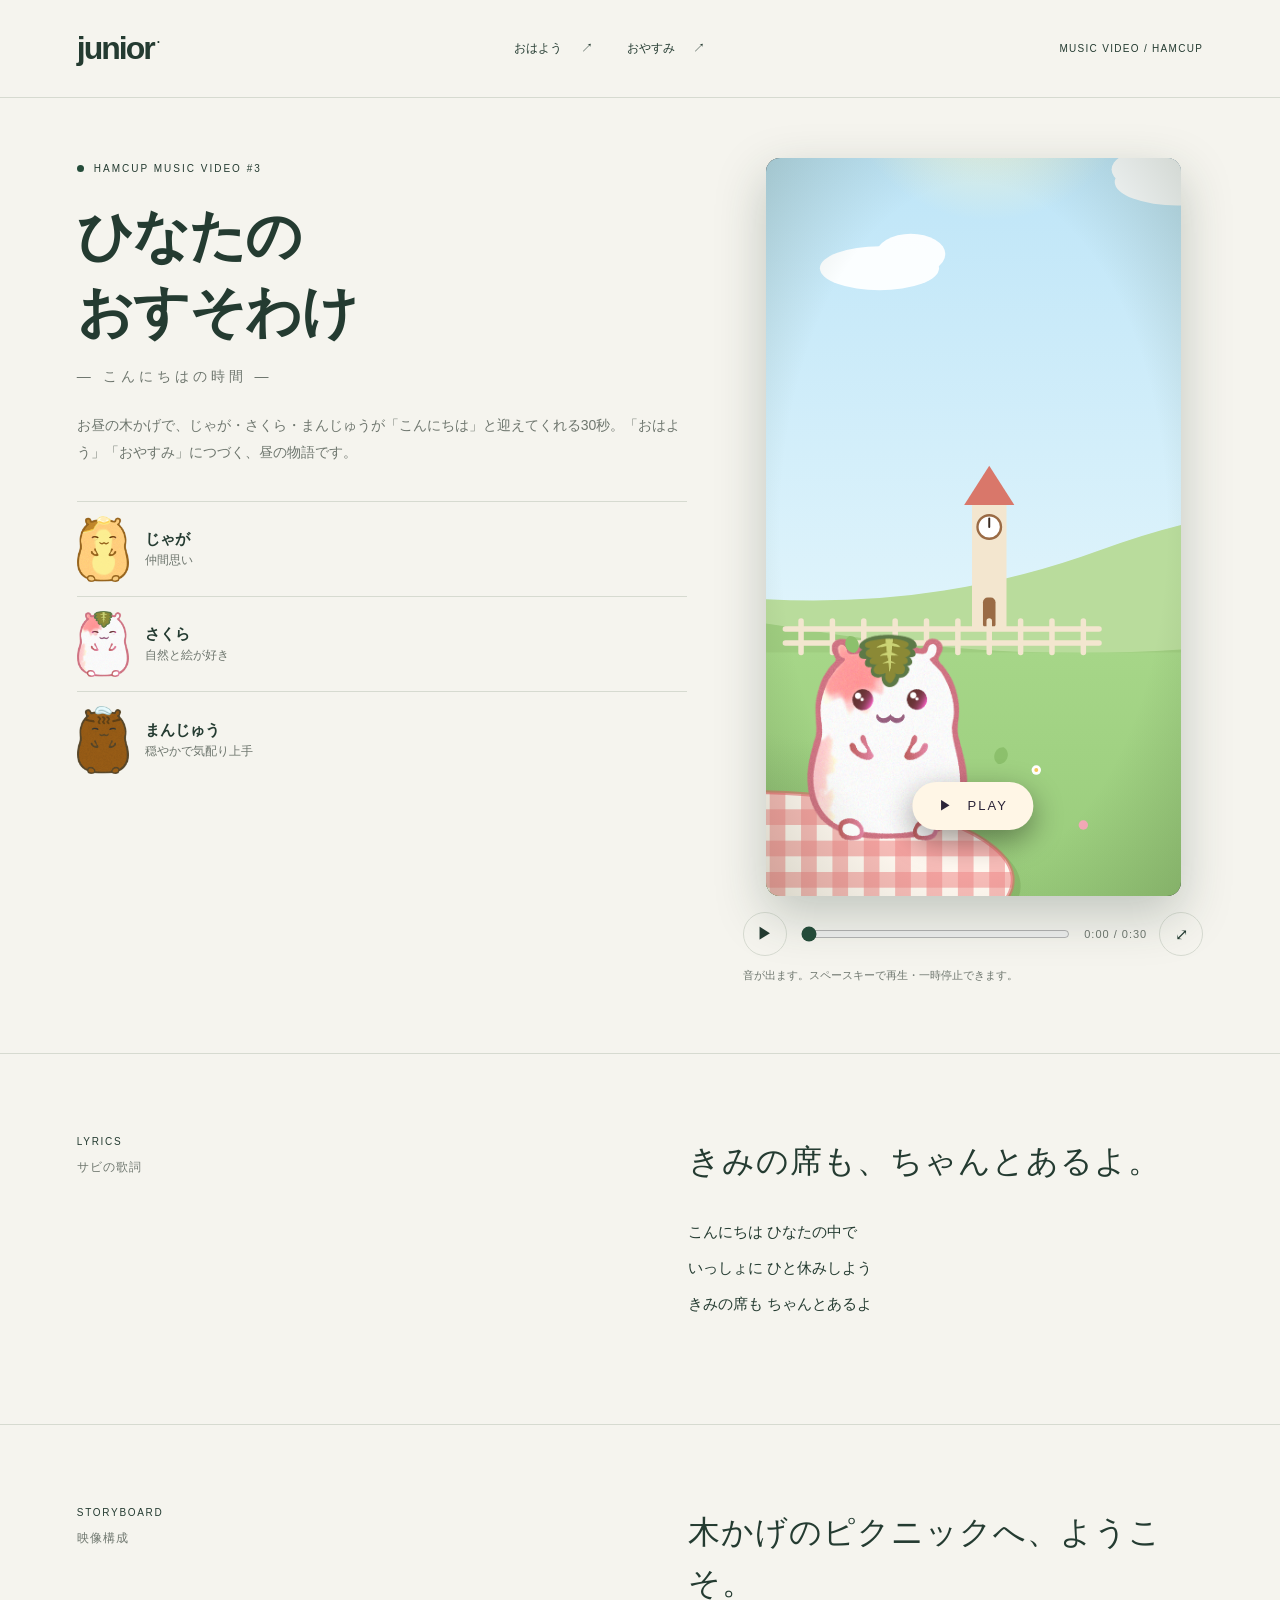
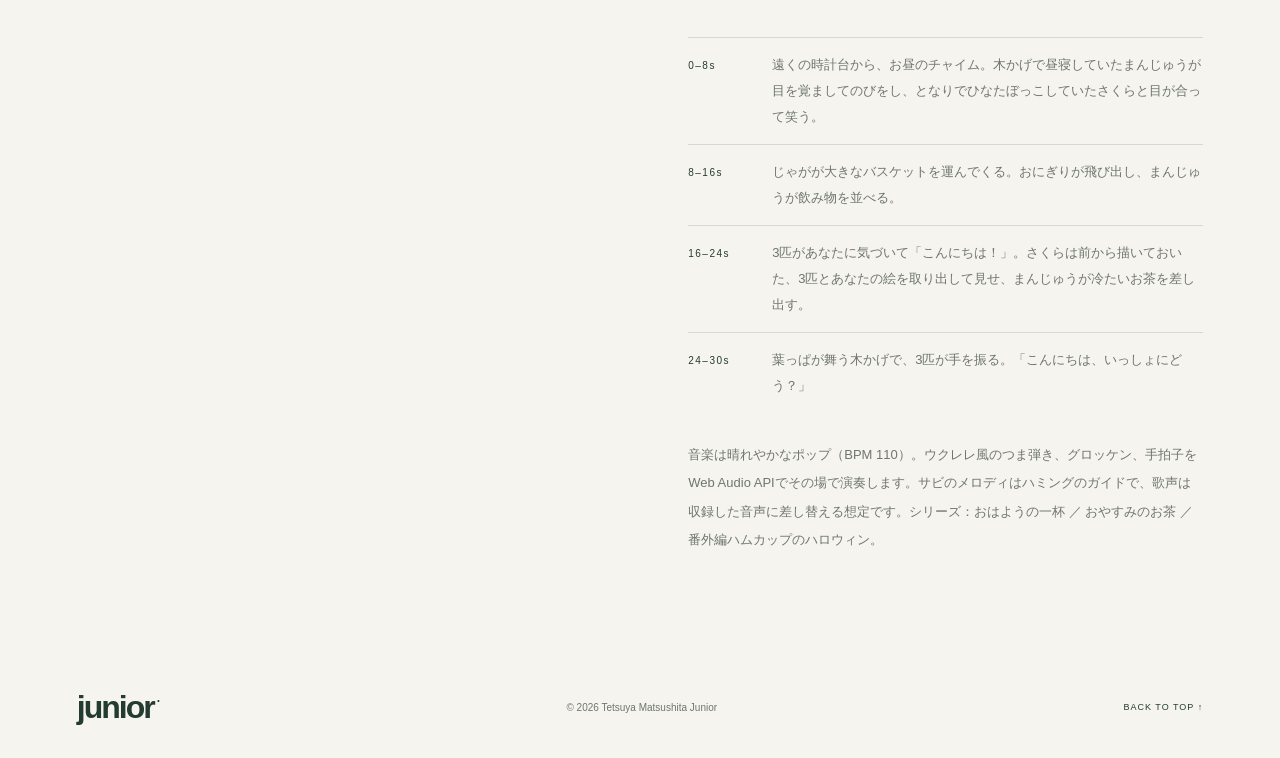
<file: hamcup/konnichiwa/index.html>
<!doctype html>
<html lang="ja">
<head>
  <meta charset="utf-8">
  <meta name="viewport" content="width=device-width, initial-scale=1">
  <meta name="description" content="HamCupのじゃが・さくら・まんじゅうが、ひなたのピクニックで「こんにちは」と迎えてくれる30秒の縦型ミュージックビデオ。">
  <meta name="theme-color" content="#f5f4ee">
  <title>ひなたのおすそわけ | HamCup MV</title>
  <link rel="icon" href="../../favicon.svg" type="image/svg+xml">
  <link rel="stylesheet" href="../../styles.css">
  <link rel="stylesheet" href="../mv.css">
</head>
<body>
  <a class="skip" href="#main">本文へスキップ</a>
  <header class="header"><a class="brand" href="../../" aria-label="松下哲也ジュニア ホーム">junior<span>·</span></a><nav aria-label="メインナビゲーション"><a href="../ohayo/">おはよう <span>↗</span></a><a href="../">おやすみ <span>↗</span></a></nav><span class="header-note">MUSIC VIDEO / HAMCUP</span></header>
  <main id="main" class="mv-page">
    <div class="mv-layout">
      <section class="mv-intro" aria-labelledby="mv-title">
        <p class="eyebrow"><span class="dot"></span> HAMCUP MUSIC VIDEO #3</p>
        <h1 id="mv-title">ひなたの<br>おすそわけ</h1>
        <p class="mv-sub">― こんにちはの時間 ―</p>
        <p class="mv-lead">お昼の木かげで、じゃが・さくら・まんじゅうが「こんにちは」と迎えてくれる30秒。「おはよう」「おやすみ」につづく、昼の物語です。</p>
        <ul class="cast" aria-label="登場キャラクター">
          <li><img src="../assets/jaga-smile.png" alt="" width="64" height="82"><span><strong>じゃが</strong>仲間思い</span></li>
          <li><img src="../assets/sakura-smile.png" alt="" width="64" height="82"><span><strong>さくら</strong>自然と絵が好き</span></li>
          <li><img src="../assets/manju-smile.png" alt="" width="64" height="82"><span><strong>まんじゅう</strong>穏やかで気配り上手</span></li>
        </ul>
      </section>

      <section class="player" aria-label="ミュージックビデオ プレイヤー">
        <div class="stage" id="stage" data-state="idle">
          <svg id="mv" viewBox="0 0 900 1600" role="img" aria-label="お昼のチャイムで、昼寝していたまんじゅうが目を覚まし、じゃががバスケットを運び、まんじゅうが飲み物を並べ、3匹がこんにちはと迎えるアニメーション">
            <defs>
              <linearGradient id="g-sky" x1="0" y1="0" x2="0" y2="1"><stop offset="0" stop-color="#8fd0f2"/><stop offset="1" stop-color="#e4f6fc"/></linearGradient>
              <linearGradient id="g-grass" x1="0" y1="0" x2="0" y2="1"><stop offset="0" stop-color="#a6d688"/><stop offset="1" stop-color="#7db55f"/></linearGradient>
              <radialGradient id="g-sun"><stop offset="0" stop-color="#fff6c8" stop-opacity=".95"/><stop offset="1" stop-color="#fff6c8" stop-opacity="0"/></radialGradient>
              <radialGradient id="g-shade"><stop offset="0" stop-color="#2f5a2a" stop-opacity=".28"/><stop offset="1" stop-color="#2f5a2a" stop-opacity="0"/></radialGradient>
              <radialGradient id="g-vignette" r=".75"><stop offset=".62" stop-color="#2a3a18" stop-opacity="0"/><stop offset="1" stop-color="#2a3a18" stop-opacity=".22"/></radialGradient>
              <pattern id="p-gingham" width="40" height="40" patternUnits="userSpaceOnUse">
                <rect width="40" height="40" fill="#fff8f0"/>
                <rect width="20" height="40" fill="#f08a8a" opacity=".55"/>
                <rect width="40" height="20" fill="#f08a8a" opacity=".55"/>
              </pattern>
              <g id="leaf"><path d="M0 -8 C8 -6 8 6 0 8 C-8 6 -8 -6 0 -8 Z" fill="#8cc06c"/></g>
              <g id="onigiri">
                <path d="M0 -26 C10 -26 26 0 22 10 C18 18 -18 18 -22 10 C-26 0 -10 -26 0 -26 Z" fill="#fffdf6" stroke="#e5ddc8" stroke-width="2"/>
                <rect x="-11" y="2" width="22" height="16" rx="2" fill="#2f3a2c"/>
              </g>
              <g id="glass">
                <path d="M-26 -62 L26 -62 L22 0 L-22 0 Z" fill="#e8f6fb" opacity=".75"/>
                <path d="M-24 -44 L24 -44 L22 -2 L-22 -2 Z" fill="#d9a85a" opacity=".85"/>
                <rect x="-14" y="-40" width="12" height="12" rx="2" fill="#ffffff" opacity=".75"/>
                <rect x="2" y="-34" width="11" height="11" rx="2" fill="#ffffff" opacity=".7"/>
                <path d="M8 -62 L18 -92" stroke="#f08a8a" stroke-width="5" stroke-linecap="round"/>
                <path d="M-26 -62 L26 -62" stroke="#ffffff" stroke-width="3" opacity=".9"/>
              </g>
            </defs>

            <g id="cam">
              <rect x="-400" y="-500" width="1700" height="1500" fill="url(#g-sky)"/>
              <circle cx="760" cy="220" r="190" fill="url(#g-sun)"/>
              <circle cx="760" cy="220" r="62" fill="#ffe592"/>
              <g id="clouds" fill="#ffffff" opacity=".92">
                <g><ellipse cx="200" cy="300" rx="90" ry="34"/><ellipse cx="250" cy="276" rx="56" ry="34"/><ellipse cx="150" cy="286" rx="46" ry="26"/></g>
                <g><ellipse cx="620" cy="470" rx="76" ry="28"/><ellipse cx="660" cy="452" rx="44" ry="26"/></g>
                <g><ellipse cx="1000" cy="360" rx="80" ry="30"/><ellipse cx="960" cy="344" rx="44" ry="24"/></g>
              </g>
              <path d="M-400 900 Q-100 780 250 860 T900 830 T1300 850 V1100 H-400 Z" fill="#b9dc9c"/>
              <path d="M-400 950 Q100 860 520 930 T1300 910 V1100 H-400 Z" fill="#9fcd80"/>
              <g id="clocktower">
                <rect x="738" y="770" width="44" height="160" fill="#f3e6cf"/>
                <polygon points="728,772 792,772 760,722" fill="#d9776a"/>
                <circle cx="760" cy="800" r="15" fill="#ffffff" stroke="#9a6b45" stroke-width="3"/>
                <path d="M760 800 V789 M760 800 V792" stroke="#3a2a20" stroke-width="2.5" stroke-linecap="round"/>
                <rect x="752" y="890" width="16" height="40" rx="6" fill="#9a6b45"/>
                <g id="chime-waves" fill="none" stroke="#fffaf0" stroke-width="4" stroke-linecap="round">
                  <path d="M800 770 q12 14 0 28"/><path d="M814 760 q20 24 0 48"/><path d="M720 770 q-12 14 0 28"/><path d="M706 760 q-20 24 0 48"/>
                </g>
                <text id="noon" x="760" y="700" text-anchor="middle" font-size="40" fill="#fffaf0" class="mv-text">12:00</text>
              </g>
              <rect x="-400" y="960" width="1700" height="1000" fill="url(#g-grass)"/>
              <path d="M520 960 v-40 M560 960 v-40 M600 960 v-40 M640 960 v-40 M680 960 v-40 M720 960 v-40 M760 960 v-40 M800 960 v-40 M840 960 v-40 M880 960 v-40 M500 930 H900 M500 948 H900" stroke="#f3e6cf" stroke-width="7" stroke-linecap="round"/>
              <g fill="#ffffff"><circle cx="90" cy="1080" r="6"/><circle cx="820" cy="1110" r="6"/><circle cx="760" cy="1460" r="7"/><circle cx="120" cy="1500" r="6"/><circle cx="860" cy="1300" r="5"/></g>
              <g fill="#f7c95a"><circle cx="90" cy="1080" r="2.5"/><circle cx="820" cy="1110" r="2.5"/><circle cx="760" cy="1460" r="3"/><circle cx="120" cy="1500" r="2.5"/><circle cx="860" cy="1300" r="2"/></g>
              <g fill="#f4a9b8"><circle cx="40" cy="1260" r="7"/><circle cx="700" cy="1540" r="6"/><circle cx="880" cy="1180" r="6"/></g>

              <g id="tree">
                <ellipse cx="300" cy="1250" rx="520" ry="200" fill="url(#g-shade)"/>
                <path d="M120 1010 C130 900 120 760 140 620 L190 620 C200 760 196 900 214 1010 Z" fill="#9a6b45"/>
                <path d="M160 700 C210 660 250 640 290 600" stroke="#9a6b45" stroke-width="22" stroke-linecap="round"/>
                <g fill="#6aac54"><circle cx="160" cy="500" r="170"/><circle cx="330" cy="560" r="130"/><circle cx="20" cy="580" r="120"/><circle cx="240" cy="380" r="120"/></g>
                <g fill="#80c066"><circle cx="200" cy="460" r="90"/><circle cx="330" cy="520" r="70"/><circle cx="60" cy="520" r="70"/></g>
              </g>

              <ellipse cx="450" cy="1258" rx="350" ry="118" fill="#5a7a3a" opacity=".22"/>
              <ellipse cx="450" cy="1250" rx="340" ry="112" fill="url(#p-gingham)"/>
              <ellipse cx="450" cy="1250" rx="340" ry="112" fill="none" stroke="#e46f6f" stroke-width="5" opacity=".6"/>

              <g id="manju" class="char"><image/></g>
              <g id="zzz" class="mv-text" fill="#8aa0c8" font-size="34" style="stroke-width:0"><text>z</text><text>z</text><text>Z</text></g>
              <g id="sakura" class="char"><image/></g>
              <g id="jaga" class="char"><image/></g>

              <g id="sketch">
                <g id="sketch-book">
                  <rect x="-62" y="-46" width="124" height="92" rx="4" fill="#fffaf0" stroke="#d9cdb2" stroke-width="3"/>
                  <path d="M-62 -46 h124" stroke="#9cc7d9" stroke-width="8"/>
                  <g id="sketch-flower">
                    <path id="sketch-line" d="M0 34 C2 18 -2 6 0 -4 M0 14 q14 -10 22 -4 q-10 10 -22 4 M0 -12 m-12 0 a12 12 0 1 0 24 0 a12 12 0 1 0 -24 0" fill="none" stroke="#e48aa0" stroke-width="3.5" stroke-linecap="round" stroke-dasharray="260" stroke-dashoffset="260"/>
                  </g>
                  <g id="sketch-friends" visibility="hidden">
                    <ellipse cx="-36" cy="14" rx="15" ry="16" fill="#97591f"/>
                    <ellipse cx="-12" cy="12" rx="15" ry="16" fill="#f3c46b"/>
                    <ellipse cx="12" cy="14" rx="15" ry="16" fill="#fbf3f3" stroke="#c46880" stroke-width="2"/>
                    <ellipse cx="38" cy="14" rx="15" ry="16" fill="none" stroke="#8aa0c8" stroke-width="2.5" stroke-dasharray="4 3"/>
                    <path d="M38 -22 c-6 -8 -16 -2 -10 6 l10 10 l10 -10 c6 -8 -4 -14 -10 -6 Z" fill="#f08a8a"/>
                    <path d="M-40 12 q2 2 4 0 M-34 12 q2 2 4 0 M-16 10 q2 2 4 0 M-10 10 q2 2 4 0 M8 12 q2 2 4 0 M14 12 q2 2 4 0" stroke="#3a2a20" stroke-width="1.6" fill="none"/>
                  </g>
                </g>
                <path id="pencil" d="M0 0 L18 -30" stroke="#f7c95a" stroke-width="7" stroke-linecap="round"/>
              </g>

              <image id="cup-manju" href="../assets/manju-cup.png" x="-28" y="-52" width="56" height="52"/>
              <image id="cup-sakura" href="../assets/sakura-cup.png" x="-34" y="-38" width="68" height="38"/>
              <image id="cup-jaga" href="../assets/jaga-cup.png" x="-31" y="-36" width="62" height="36"/>
              <use id="glass-you" href="#glass"/>
              <use id="oni1" href="#onigiri"/><use id="oni2" href="#onigiri"/><use id="oni3" href="#onigiri"/>

              <g id="basket">
                <path d="M-70 -40 C-70 -120 70 -120 70 -40" fill="none" stroke="#a87442" stroke-width="10"/>
                <path d="M-80 -44 H80 L66 20 H-66 Z" fill="#c98f52"/>
                <path d="M-76 -26 H76 M-72 -8 H72 M-68 10 H68" stroke="#a87442" stroke-width="4"/>
                <path d="M-80 -48 Q0 -70 80 -48" fill="#f08a8a" opacity=".8"/>
              </g>

              <g id="leaves"><use href="#leaf"/><use href="#leaf"/><use href="#leaf"/><use href="#leaf"/><use href="#leaf"/><use href="#leaf"/></g>

              <g id="bubble">
                <path d="M-150 -50 H150 Q170 -50 170 -30 V30 Q170 50 150 50 H20 L0 78 L-20 50 H-150 Q-170 50 -170 30 V-30 Q-170 -50 -150 -50 Z" fill="#ffffff" stroke="#f0b86a" stroke-width="5"/>
                <text x="0" y="16" text-anchor="middle" font-size="46" fill="#7a4a1c" class="mv-text" style="stroke-width:0">こんにちは！</text>
              </g>
            </g>

            <!-- Screen-space overlays -->
            <rect width="900" height="1600" fill="url(#g-vignette)" pointer-events="none"/>
            <g id="title" text-anchor="middle" class="mv-text">
              <text x="450" y="200" font-size="60" fill="#fffaf0">ひなたのおすそわけ</text>
              <text x="450" y="262" font-size="28" fill="#fff3dc" letter-spacing="4">― こんにちはの時間 ―</text>
            </g>
            <text id="lyric" x="450" y="1468" text-anchor="middle" font-size="50" fill="#fffaf0" class="mv-text"></text>
            <text id="end-text" x="450" y="260" text-anchor="middle" font-size="56" fill="#fffaf0" letter-spacing="2" class="mv-text">こんにちは、いっしょにどう？</text>
            <rect id="fade" width="900" height="1600" fill="#e4f6fc" opacity="0"/>
          </svg>
          <button class="big-play" id="big-play" type="button" aria-label="MVを再生"><span aria-hidden="true">▶</span> PLAY</button>
        </div>

        <div class="controls">
          <button class="ctrl" id="toggle" type="button" aria-label="再生">▶</button>
          <input class="seek" id="seek" type="range" min="0" max="30" step="0.05" value="0" aria-label="再生位置">
          <span class="time" id="time">0:00 / 0:30</span>
          <button class="ctrl" id="fullscreen" type="button" aria-label="全画面表示">⤢</button>
        </div>
        <p class="player-note" id="player-note">音が出ます。スペースキーで再生・一時停止できます。</p>
      </section>
    </div>

    <section class="section mv-lyrics" aria-labelledby="lyrics-title">
      <div class="section-label"><span>LYRICS</span><span>サビの歌詞</span></div>
      <div class="about-content">
        <h2 id="lyrics-title">きみの席も、ちゃんとあるよ。</h2>
        <p class="lyrics-body">こんにちは ひなたの中で<br>いっしょに ひと休みしよう<br>きみの席も ちゃんとあるよ</p>
      </div>
    </section>

    <section class="section mv-about" aria-labelledby="mv-about-title">
      <div class="section-label"><span>STORYBOARD</span><span>映像構成</span></div>
      <div class="about-content">
        <h2 id="mv-about-title">木かげのピクニックへ、ようこそ。</h2>
        <ol class="storyboard">
          <li><span>0–8s</span>遠くの時計台から、お昼のチャイム。木かげで昼寝していたまんじゅうが目を覚ましてのびをし、となりでひなたぼっこしていたさくらと目が合って笑う。</li>
          <li><span>8–16s</span>じゃがが大きなバスケットを運んでくる。おにぎりが飛び出し、まんじゅうが飲み物を並べる。</li>
          <li><span>16–24s</span>3匹があなたに気づいて「こんにちは！」。さくらは前から描いておいた、3匹とあなたの絵を取り出して見せ、まんじゅうが冷たいお茶を差し出す。</li>
          <li><span>24–30s</span>葉っぱが舞う木かげで、3匹が手を振る。「こんにちは、いっしょにどう？」</li>
        </ol>
        <p>音楽は晴れやかなポップ（BPM 110）。ウクレレ風のつま弾き、グロッケン、手拍子をWeb Audio APIでその場で演奏します。サビのメロディはハミングのガイドで、歌声は収録した音声に差し替える想定です。シリーズ：<a href="../ohayo/">おはようの一杯</a> ／ <a href="../">おやすみのお茶</a> ／ 番外編<a href="../halloween/">ハムカップのハロウィン</a>。</p>
      </div>
    </section>
  </main>
  <footer><a class="brand" href="../../">junior<span>·</span></a><p>© <span id="year">2026</span> Tetsuya Matsushita Junior</p><a class="back-top" href="#main">BACK TO TOP ↑</a></footer>
  <script src="../../script.js"></script>
  <script src="mv.js"></script>
</body>
</html>
</file>
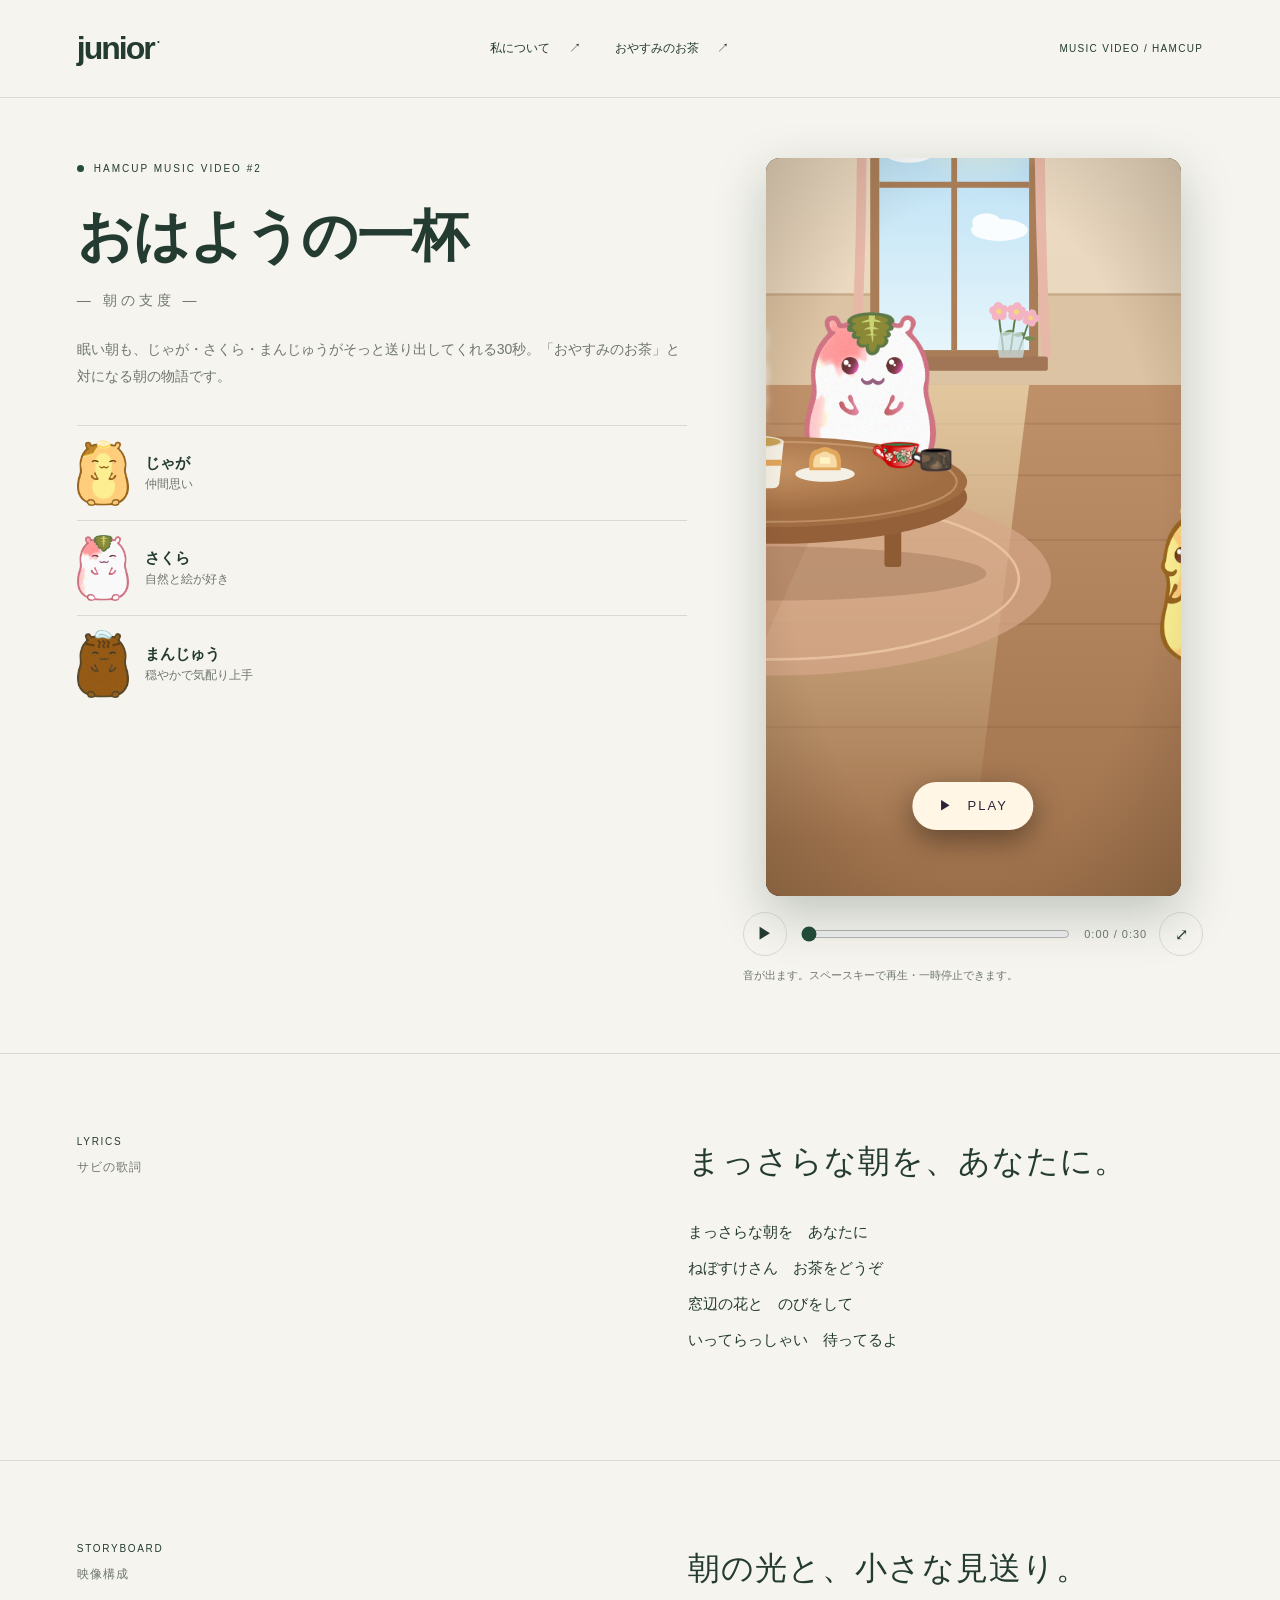
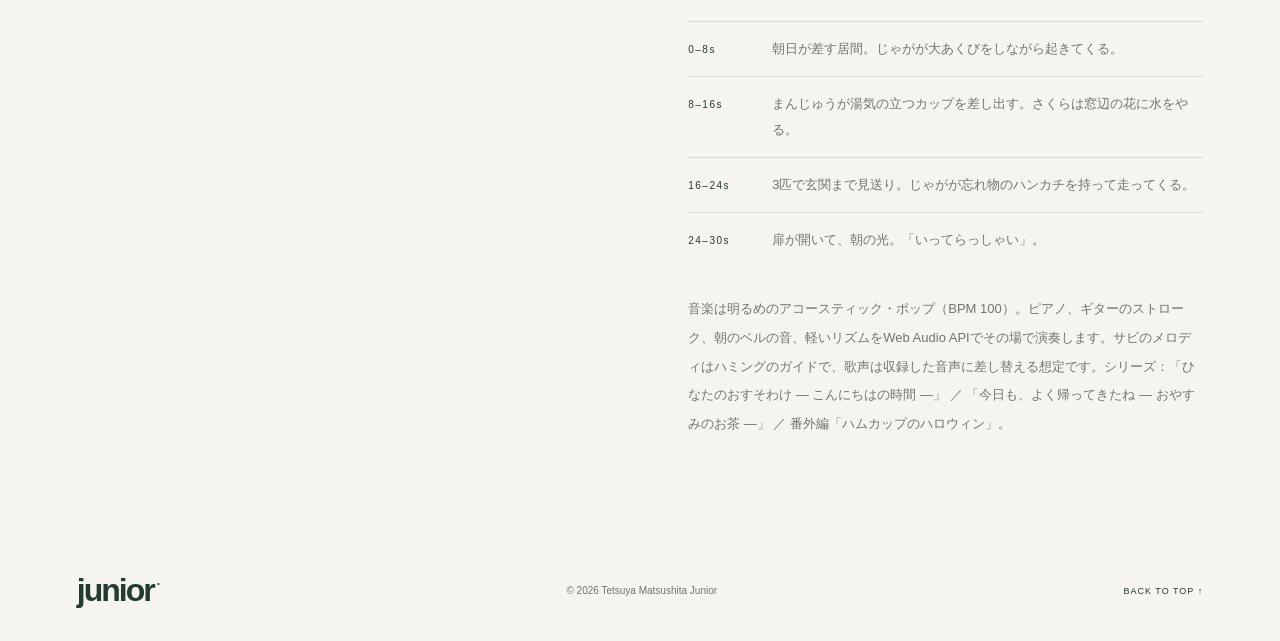
<file: hamcup/ohayo/index.html>
<!doctype html>
<html lang="ja">
<head>
  <meta charset="utf-8">
  <meta name="viewport" content="width=device-width, initial-scale=1">
  <meta name="description" content="HamCupのじゃが・さくら・まんじゅうが、眠い朝をそっと送り出してくれる30秒の縦型ミュージックビデオ。">
  <meta name="theme-color" content="#f5f4ee">
  <title>おはようの一杯 | HamCup MV</title>
  <link rel="icon" href="../../favicon.svg" type="image/svg+xml">
  <link rel="stylesheet" href="../../styles.css">
  <link rel="stylesheet" href="../mv.css">
</head>
<body>
  <a class="skip" href="#main">本文へスキップ</a>
  <header class="header"><a class="brand" href="../../" aria-label="松下哲也ジュニア ホーム">junior<span>·</span></a><nav aria-label="メインナビゲーション"><a href="../../#about">私について <span>↗</span></a><a href="../">おやすみのお茶 <span>↗</span></a></nav><span class="header-note">MUSIC VIDEO / HAMCUP</span></header>
  <main id="main" class="mv-page">
    <div class="mv-layout">
      <section class="mv-intro" aria-labelledby="mv-title">
        <p class="eyebrow"><span class="dot"></span> HAMCUP MUSIC VIDEO #2</p>
        <h1 id="mv-title">おはようの一杯</h1>
        <p class="mv-sub">― 朝の支度 ―</p>
        <p class="mv-lead">眠い朝も、じゃが・さくら・まんじゅうがそっと送り出してくれる30秒。「おやすみのお茶」と対になる朝の物語です。</p>
        <ul class="cast" aria-label="登場キャラクター">
          <li><img src="../assets/jaga-smile.png" alt="" width="64" height="82"><span><strong>じゃが</strong>仲間思い</span></li>
          <li><img src="../assets/sakura-smile.png" alt="" width="64" height="82"><span><strong>さくら</strong>自然と絵が好き</span></li>
          <li><img src="../assets/manju-smile.png" alt="" width="64" height="82"><span><strong>まんじゅう</strong>穏やかで気配り上手</span></li>
        </ul>
      </section>

      <section class="player" aria-label="ミュージックビデオ プレイヤー">
        <div class="stage" id="stage" data-state="idle">
          <svg id="mv" viewBox="0 0 900 1600" role="img" aria-label="朝の居間で、じゃががあくびをし、まんじゅうがお茶を差し出し、さくらが花に水をやり、3匹が玄関で見送るアニメーション">
            <defs>
              <linearGradient id="g-wall" x1="0" y1="0" x2="0" y2="1"><stop offset="0" stop-color="#f4e8d6"/><stop offset="1" stop-color="#e9d6bd"/></linearGradient>
              <linearGradient id="g-floor" x1="0" y1="0" x2="0" y2="1"><stop offset="0" stop-color="#bf916a"/><stop offset="1" stop-color="#9a6d47"/></linearGradient>
              <linearGradient id="g-sky" x1="0" y1="0" x2="0" y2="1"><stop offset="0" stop-color="#9fd3f0"/><stop offset="1" stop-color="#e6f5fb"/></linearGradient>
              <linearGradient id="g-outside" x1="0" y1="0" x2="0" y2="1"><stop offset="0" stop-color="#bfe4f7"/><stop offset=".62" stop-color="#fff7e2"/><stop offset=".63" stop-color="#cfe2b8"/><stop offset="1" stop-color="#e8d9b5"/></linearGradient>
              <radialGradient id="g-sun"><stop offset="0" stop-color="#fff6d0" stop-opacity=".95"/><stop offset="1" stop-color="#fff6d0" stop-opacity="0"/></radialGradient>
              <radialGradient id="g-table" cx=".45" cy=".35"><stop offset="0" stop-color="#c89566"/><stop offset="1" stop-color="#a06c42"/></radialGradient>
              <radialGradient id="g-vignette" r=".75"><stop offset=".6" stop-color="#3a2a18" stop-opacity="0"/><stop offset="1" stop-color="#3a2a18" stop-opacity=".28"/></radialGradient>
              <linearGradient id="g-beam" x1="0" y1="0" x2="0" y2="1"><stop offset="0" stop-color="#fff3c9" stop-opacity=".55"/><stop offset="1" stop-color="#fff3c9" stop-opacity="0"/></linearGradient>
              <linearGradient id="g-spill" x1="0" y1="0" x2="0" y2="1"><stop offset="0" stop-color="#fff8e4" stop-opacity=".85"/><stop offset="1" stop-color="#fff8e4" stop-opacity="0"/></linearGradient>
              <filter id="f-steam" x="-50%" y="-50%" width="200%" height="200%"><feGaussianBlur stdDeviation="5"/></filter>
              <g id="steam-wisp"><path d="M0 0 c-14 -22 14 -42 0 -64 c-14 -22 14 -42 0 -64" fill="none" stroke="#ffffff" stroke-width="9" stroke-linecap="round"/></g>
              <g id="yunomi">
                <path d="M-36 -72 L36 -72 L29 -7 Q27 0 18 0 L-18 0 Q-27 0 -29 -7 Z" fill="#f7f2e6"/>
                <path d="M-33 -44 L33 -44 L32 -35 L-32 -35 Z" fill="#e3a65c"/>
                <ellipse cx="0" cy="-72" rx="36" ry="9" fill="#ebe1cb"/>
                <ellipse cx="0" cy="-72" rx="31" ry="7" fill="#c9a253"/>
              </g>
              <g id="flower-shape">
                <path d="M0 0 C2 -20 -2 -40 0 -62" stroke="#5f7d4a" stroke-width="3" fill="none"/>
                <path d="M0 -30 q12 -10 20 -4 q-10 10 -20 4" fill="#6f8f55"/>
                <g transform="translate(0 -66)"><circle r="7" cx="0" cy="-8" fill="#f4b3c2"/><circle r="7" cx="7.6" cy="-2.5" fill="#f4b3c2"/><circle r="7" cx="4.7" cy="6.5" fill="#f4b3c2"/><circle r="7" cx="-4.7" cy="6.5" fill="#f4b3c2"/><circle r="7" cx="-7.6" cy="-2.5" fill="#f4b3c2"/><circle r="4" fill="#f7d77a"/></g>
              </g>
            </defs>

            <!-- Scene B: the morning living room (0s–16s) -->
            <g id="scene-b">
              <g id="cam-b">
                <rect x="-400" y="-400" width="1700" height="1400" fill="url(#g-wall)"/>
                <rect x="-400" y="860" width="1700" height="140" fill="#dcc3a3"/>
                <path d="M-400 860 H1300" stroke="#c9ad8a" stroke-width="4"/>

                <g id="window">
                  <rect x="600" y="420" width="260" height="540" rx="6" fill="#a87d58"/>
                  <rect x="614" y="434" width="232" height="512" fill="url(#g-sky)"/>
                  <circle cx="770" cy="540" r="150" fill="url(#g-sun)"/>
                  <circle cx="770" cy="540" r="44" fill="#ffe49a"/>
                  <g id="clouds" fill="#ffffff" opacity=".9">
                    <g><ellipse cx="660" cy="640" rx="38" ry="16"/><ellipse cx="684" cy="628" rx="24" ry="16"/></g>
                    <g><ellipse cx="800" cy="760" rx="44" ry="17"/><ellipse cx="780" cy="748" rx="22" ry="14"/></g>
                  </g>
                  <path d="M730 434 V946 M614 690 H846" stroke="#a87d58" stroke-width="9"/>
                  <path d="M600 420 C590 520 600 700 585 958 L570 958 C585 700 575 520 586 420 Z" fill="#e7b8a8"/>
                  <path d="M846 420 C858 520 850 700 866 958 L880 958 C866 700 874 520 862 420 Z" fill="#e7b8a8"/>
                  <rect x="585" y="956" width="290" height="22" rx="3" fill="#a07656"/>
                  <g id="sill-flowers">
                    <use href="#flower-shape" transform="translate(806 952) rotate(-6)"/>
                    <use href="#flower-shape" transform="translate(816 952) rotate(9)"/>
                    <use href="#flower-shape" transform="translate(828 952) rotate(20) scale(.9)"/>
                  </g>
                  <path d="M800 958 Q794 940 802 918 L834 918 Q842 940 836 958 Z" fill="#cfe3e6" opacity=".7"/>
                </g>

                <g id="lamp">
                  <ellipse cx="108" cy="1002" rx="52" ry="12" fill="#8a6a50"/>
                  <rect x="104" y="520" width="8" height="482" fill="#a88866"/>
                  <polygon points="40,528 176,528 150,430 66,430" fill="#fbe7c4"/>
                </g>

                <rect x="-400" y="1000" width="1700" height="900" fill="url(#g-floor)"/>
                <path d="M-400 1060 H1300 M-400 1140 H1300 M-400 1240 H1300 M-400 1370 H1300 M-400 1530 H1300" stroke="#5a3a20" stroke-opacity=".14" stroke-width="3"/>
                <polygon points="614,1000 846,1000 760,1700 300,1700" fill="url(#g-beam)"/>
                <ellipse cx="450" cy="1300" rx="430" ry="150" fill="#d7a98a" opacity=".7"/>
                <ellipse cx="450" cy="1300" rx="380" ry="125" fill="none" stroke="#efc9a9" stroke-width="4" opacity=".8"/>

                <g id="manju" class="char"><image/></g>
                <g id="sakura" class="char"><image/></g>
                <g id="can">
                  <g id="drops" fill="#8fc7ea"><circle r="4"/><circle r="3.5"/><circle r="4"/><circle r="3"/></g>
                  <g id="can-body">
                    <path d="M-30 -22 H22 L18 18 H-26 Z" fill="#7fb3a6"/>
                    <path d="M18 -10 L56 -34" stroke="#7fb3a6" stroke-width="8" stroke-linecap="round"/>
                    <circle cx="58" cy="-35" r="7" fill="#6a9c90"/>
                    <path d="M-30 -14 C-50 -14 -50 12 -28 10" fill="none" stroke="#6a9c90" stroke-width="6"/>
                  </g>
                </g>

                <ellipse cx="450" cy="1292" rx="330" ry="42" fill="#5a3a20" opacity=".2"/>
                <rect x="252" y="1170" width="26" height="112" rx="5" fill="#8d5c35"/>
                <rect x="622" y="1170" width="26" height="112" rx="5" fill="#8d5c35"/>
                <ellipse cx="450" cy="1174" rx="300" ry="72" fill="#94603a"/>
                <ellipse cx="450" cy="1150" rx="300" ry="70" fill="url(#g-table)"/>
                <ellipse cx="450" cy="1150" rx="284" ry="62" fill="none" stroke="#e2b98e" stroke-opacity=".45" stroke-width="3"/>

                <g transform="translate(232 1136) scale(.62)">
                  <path d="M-55 -78 C-110 -70 -110 -20 -56 -28" fill="none" stroke="#4d7a72" stroke-width="12" stroke-linecap="round"/>
                  <path d="M50 -50 C80 -60 88 -80 104 -98" fill="none" stroke="#5f8f86" stroke-width="16" stroke-linecap="round"/>
                  <ellipse cx="0" cy="-52" rx="64" ry="52" fill="#5f8f86"/>
                  <ellipse cx="-18" cy="-66" rx="20" ry="12" fill="#86b3a9" opacity=".6"/>
                  <ellipse cx="0" cy="-102" rx="32" ry="9" fill="#4d7a72"/><circle cx="0" cy="-114" r="8" fill="#4d7a72"/>
                </g>
                <image href="../assets/manju-cup.png" x="300" y="1068" width="60" height="55"/>
                <image href="../assets/sakura-cup.png" x="604" y="1088" width="72" height="41"/>
                <image href="../assets/jaga-cup.png" x="664" y="1098" width="62" height="36"/>
                <g id="toast" transform="translate(530 1132)">
                  <ellipse cx="0" cy="6" rx="46" ry="12" fill="#f4f0e6"/>
                  <path d="M-24 0 Q-28 -30 -12 -32 Q0 -40 12 -32 Q28 -30 24 0 Z" fill="#e2a85c"/>
                  <path d="M-18 -4 Q-20 -24 -8 -26 Q0 -32 8 -26 Q20 -24 18 -4 Z" fill="#f6dba6"/>
                  <rect x="-8" y="-20" width="16" height="10" rx="2" fill="#fff4c2"/>
                </g>
                <g id="vcup-b">
                  <g id="steam-b" filter="url(#f-steam)"><use href="#steam-wisp"/><use href="#steam-wisp"/><use href="#steam-wisp"/></g>
                  <use href="#yunomi"/>
                </g>
                <g id="jaga" class="char"><image/></g>
              </g>
            </g>

            <!-- Scene A: the front door (16s–30s) -->
            <g id="scene-a">
              <g id="cam-a">
                <rect x="-400" y="-400" width="1700" height="1400" fill="url(#g-wall)"/>
                <rect x="-400" y="860" width="1700" height="140" fill="#dcc3a3"/>
                <path d="M430 300 h40 l-8 36 h-24 Z" fill="#fbe7c4"/>
                <rect x="296" y="400" width="308" height="604" rx="4" fill="#8a5f40"/>
                <rect x="314" y="418" width="272" height="586" fill="url(#g-outside)"/>
                <g id="outside-scene">
                  <circle cx="500" cy="520" r="90" fill="url(#g-sun)"/>
                  <circle cx="500" cy="520" r="30" fill="#ffe49a"/>
                  <path d="M380 1004 L440 780 H460 L520 1004 Z" fill="#efe1c0"/>
                  <path d="M314 790 q40 -40 80 0 q30 -30 60 0 M470 785 q40 -36 80 0 q20 -20 36 0" fill="#9cc58a"/>
                </g>
                <g id="door">
                  <rect x="314" y="418" width="272" height="586" fill="#a46e47"/>
                  <rect x="340" y="450" width="220" height="250" rx="4" fill="#93603c"/>
                  <rect x="340" y="730" width="220" height="250" rx="4" fill="#93603c"/>
                  <rect x="400" y="470" width="100" height="120" rx="50" fill="#d8eef7" opacity=".85"/>
                  <circle cx="556" cy="740" r="10" fill="#d9b56a"/>
                </g>
                <path d="M690 560 v24" stroke="#a88866" stroke-width="5"/>
                <path d="M676 586 q14 -10 28 0 v120 q-6 12 -14 0 q-8 12 -14 0 Z" fill="#e7b8a8"/>
                <path d="M760 1000 l-20 -90 h70 l-20 90 Z" fill="#c08a62"/>
                <path d="M775 912 c-40 -60 -10 -120 0 -150 c10 30 40 90 0 150 M775 912 c-60 -30 -70 -80 -80 -100 c40 10 70 40 80 100 M775 912 c50 -30 70 -70 84 -96 c-40 6 -74 40 -84 96" fill="#6f8f55"/>
                <rect x="-400" y="1000" width="1700" height="900" fill="url(#g-floor)"/>
                <path d="M-400 1060 H1300 M-400 1140 H1300 M-400 1240 H1300 M-400 1370 H1300" stroke="#5a3a20" stroke-opacity=".14" stroke-width="3"/>
                <polygon id="spill" points="314,1004 586,1004 760,1700 140,1700" fill="url(#g-spill)" opacity="0"/>
                <rect x="350" y="1010" width="200" height="34" rx="8" fill="#8fa3b8"/>
                <g id="manju-a" class="char"><image/></g>
                <g id="sakura-a" class="char"><image/></g>
                <g id="jaga-a" class="char"><image/></g>
                <g id="hanky">
                  <path d="M-34 -30 L30 -36 L36 28 L-30 34 Z" fill="#9fc3e8"/>
                  <path d="M-26 -22 L22 -27 L27 20 L-22 25 Z" fill="none" stroke="#ffffff" stroke-width="3" stroke-dasharray="6 5"/>
                  <circle cx="0" cy="0" r="7" fill="#f4b3c2"/>
                </g>
              </g>
            </g>

            <!-- Screen-space overlays -->
            <rect width="900" height="1600" fill="url(#g-vignette)" pointer-events="none"/>
            <g id="title" text-anchor="middle" class="mv-text">
              <text x="450" y="210" font-size="62" fill="#fffaf0">おはようの一杯</text>
              <text x="450" y="272" font-size="28" fill="#fff3dc" letter-spacing="4">― 朝の支度 ―</text>
            </g>
            <text id="lyric" x="450" y="1468" text-anchor="middle" font-size="50" fill="#fffaf0" class="mv-text"></text>
            <text id="end-text" x="450" y="300" text-anchor="middle" font-size="68" fill="#fffaf0" letter-spacing="4" class="mv-text">いってらっしゃい</text>
            <rect id="fade" width="900" height="1600" fill="#fffaf0" opacity="0"/>
          </svg>
          <button class="big-play" id="big-play" type="button" aria-label="MVを再生"><span aria-hidden="true">▶</span> PLAY</button>
        </div>

        <div class="controls">
          <button class="ctrl" id="toggle" type="button" aria-label="再生">▶</button>
          <input class="seek" id="seek" type="range" min="0" max="30" step="0.05" value="0" aria-label="再生位置">
          <span class="time" id="time">0:00 / 0:30</span>
          <button class="ctrl" id="fullscreen" type="button" aria-label="全画面表示">⤢</button>
        </div>
        <p class="player-note" id="player-note">音が出ます。スペースキーで再生・一時停止できます。</p>
      </section>
    </div>

    <section class="section mv-lyrics" aria-labelledby="lyrics-title">
      <div class="section-label"><span>LYRICS</span><span>サビの歌詞</span></div>
      <div class="about-content">
        <h2 id="lyrics-title">まっさらな朝を、あなたに。</h2>
        <p class="lyrics-body">まっさらな朝を　あなたに<br>ねぼすけさん　お茶をどうぞ<br>窓辺の花と　のびをして<br>いってらっしゃい　待ってるよ</p>
      </div>
    </section>

    <section class="section mv-about" aria-labelledby="mv-about-title">
      <div class="section-label"><span>STORYBOARD</span><span>映像構成</span></div>
      <div class="about-content">
        <h2 id="mv-about-title">朝の光と、小さな見送り。</h2>
        <ol class="storyboard">
          <li><span>0–8s</span>朝日が差す居間。じゃがが大あくびをしながら起きてくる。</li>
          <li><span>8–16s</span>まんじゅうが湯気の立つカップを差し出す。さくらは窓辺の花に水をやる。</li>
          <li><span>16–24s</span>3匹で玄関まで見送り。じゃがが忘れ物のハンカチを持って走ってくる。</li>
          <li><span>24–30s</span>扉が開いて、朝の光。「いってらっしゃい」。</li>
        </ol>
        <p>音楽は明るめのアコースティック・ポップ（BPM 100）。ピアノ、ギターのストローク、朝のベルの音、軽いリズムをWeb Audio APIでその場で演奏します。サビのメロディはハミングのガイドで、歌声は収録した音声に差し替える想定です。シリーズ：<a href="../konnichiwa/">「ひなたのおすそわけ ― こんにちはの時間 ―」</a> ／ <a href="../">「今日も、よく帰ってきたね ― おやすみのお茶 ―」</a> ／ 番外編<a href="../halloween/">「ハムカップのハロウィン」</a>。</p>
      </div>
    </section>
  </main>
  <footer><a class="brand" href="../../">junior<span>·</span></a><p>© <span id="year">2026</span> Tetsuya Matsushita Junior</p><a class="back-top" href="#main">BACK TO TOP ↑</a></footer>
  <script src="../../script.js"></script>
  <script src="mv.js"></script>
</body>
</html>
</file>
<file: styles.css>
:root{--paper:#f5f4ee;--ink:#243b31;--muted:#6e766e;--green:#244c3a;--line:#d6dad0}*{box-sizing:border-box}html{scroll-behavior:smooth;scroll-padding-top:28px}body{margin:0;background:var(--paper);color:var(--ink);font-family:Arial,"Hiragino Kaku Gothic ProN","Noto Sans JP",Meiryo,sans-serif;-webkit-font-smoothing:antialiased}a{color:inherit;text-decoration:none}a:focus-visible{outline:3px solid #a57a34;outline-offset:6px}.skip{position:fixed;top:-80px;left:20px;background:var(--ink);color:white;padding:14px;z-index:20}.skip:focus{top:15px}.header{max-width:1440px;margin:auto;padding:30px 6%;display:flex;align-items:center;justify-content:space-between;border-bottom:1px solid var(--line)}.brand{font-size:32px;font-weight:800;letter-spacing:-2px}.brand span{font-size:12px;vertical-align:top;display:inline-block;margin:5px 0 0 3px;letter-spacing:0}.header nav{display:flex;gap:34px;font-size:12px}.header nav span{margin-left:15px}.header-note{font-size:10px;letter-spacing:1.3px}.hero{max-width:1440px;padding:70px 6% 0;margin:auto;display:grid;grid-template-columns:1.1fr 1fr;gap:45px}.eyebrow{font-size:10px;letter-spacing:2px;display:flex;gap:10px;align-items:center;margin:5px 0 34px}.dot{width:7px;height:7px;background:var(--green);border-radius:50%}h1{font-size:clamp(42px,5.7vw,82px);line-height:1.25;letter-spacing:-3px;margin:0;font-weight:650}h1>span{display:block}.name-dot{color:#8b9d6c}.roman{font-size:11px;letter-spacing:2px;margin:25px 0 35px}.intro{display:flex;gap:19px;align-items:center}.tiny-star{font-size:38px;color:#82956d}.intro p{font-size:14px;line-height:1.95;margin:0}.button{margin-top:32px;display:inline-flex;align-items:center;gap:55px;padding:17px 24px;background:var(--green);color:var(--paper);border-radius:3px;font-size:12px;transition:background .2s,transform .2s}.button:hover{background:#416049;transform:translateY(-2px)}.button span{font-size:18px}.art{background:#e3e7dc;position:relative;min-height:460px;border-radius:180px 180px 4px 4px;overflow:hidden;padding:45px 33px 26px;display:flex;flex-direction:column;justify-content:space-between}.art-top,.art-bottom{display:flex;justify-content:space-between;position:relative;z-index:2}.art-top{font-size:9px;letter-spacing:1.7px;margin-top:14px}.art-top>span:last-child{font-size:24px;line-height:10px}.art-shape{position:absolute;inset:0}.disc{position:absolute;width:245px;height:245px;background:var(--green);border-radius:50%;top:100px;left:50%;transform:translateX(-50%);box-shadow:inset -20px -20px 40px #15362933}.orbit{position:absolute;width:330px;height:330px;top:58px;left:50%;transform:translateX(-50%);border:1px solid #7f9478;border-radius:50%}.line{position:absolute;width:150%;height:130px;border:1px solid #91a183;border-radius:50%;top:165px;left:-25%;transform:rotate(-32deg);z-index:1}.line-two{transform:rotate(-32deg) translateY(14px)}.spark{position:absolute;top:100px;right:17%;color:#f5f4ee;font-size:85px;z-index:2;line-height:1}.art-bottom{align-items:flex-end;font-size:17px;font-weight:bold;letter-spacing:1px;line-height:1.2}.art-caption{font-size:11px;font-weight:400;line-height:1.8;letter-spacing:1px}.hero-bottom{grid-column:1/-1;border-bottom:1px solid var(--line);display:flex;justify-content:space-between;padding:26px 0 24px;font-size:9px;letter-spacing:1.5px}.hero-bottom a span{margin-left:17px;font-size:15px}.section{max-width:1440px;padding:82px 6%;margin:auto;display:grid;grid-template-columns:1.1fr 1fr;gap:45px}.section-label{display:flex;flex-direction:column;gap:12px;font-size:10px;letter-spacing:1.7px}.section-label span:last-child{font-size:12px;letter-spacing:1px;color:var(--muted)}h2{font-size:32px;line-height:1.6;font-weight:500;letter-spacing:1px;margin:0 0 27px}.about-content p{font-size:13px;line-height:2.2;color:var(--muted);margin:0 0 20px}.signature{font-size:17px;font-family:Georgia,serif;font-style:italic;margin-top:35px}.signature span{margin-left:30px;font-size:24px}.profile{border-top:1px solid var(--line)}.profile h2{font-size:26px}dl{margin:0}dl>div{border-bottom:1px solid var(--line);display:grid;grid-template-columns:130px 1fr;padding:24px 0;gap:15px}dt{font-size:10px;letter-spacing:1px}dt span{display:block;color:var(--muted);font-size:10px;letter-spacing:0;margin-top:8px}dd{margin:0;font-size:14px;line-height:1.8}.profile-note{font-size:11px;line-height:1.9;color:var(--muted);margin-top:24px}.closing{background:#e8ebe1;text-align:center;padding:65px 20px}.closing p{font-size:9px;letter-spacing:2px;margin:0 0 18px}.closing h2{font-size:30px;margin:0 0 22px}.closing>span{font-size:38px;color:#82956d}footer{max-width:1440px;margin:auto;padding:32px 6%;display:flex;justify-content:space-between;align-items:center}footer p{font-size:10px;color:var(--muted)}.back-top{font-size:9px;letter-spacing:1px}@media(min-width:1440px){.hero{padding-top:90px}}@media(max-width:760px){.header{padding:22px 6%}.header-note{display:none}.header nav{gap:18px;font-size:10px}.header nav span{margin-left:5px}.hero{padding-top:42px;grid-template-columns:1fr;gap:32px}h1{font-size:58px}.eyebrow{margin-bottom:24px}.roman{font-size:9px;letter-spacing:1.6px}.art{min-height:420px;max-width:480px;width:100%;margin:auto}.hero-bottom{font-size:7px;letter-spacing:.8px;gap:15px;padding-top:0}.section{grid-template-columns:1fr;gap:32px;padding-top:50px;padding-bottom:50px}.section-label{gap:8px}.section-label span:last-child{font-size:11px}h2{font-size:27px}.profile h2{font-size:24px}dl>div{grid-template-columns:100px 1fr;gap:12px}dd{font-size:12px}.closing h2{font-size:24px}footer{flex-wrap:wrap;gap:20px}footer p{order:3;width:100%;margin:0}.desktop-break{display:none}}@media(prefers-reduced-motion:reduce){html{scroll-behavior:auto}.button{transition:none}}

.activities{border-top:1px solid var(--line)}.activity{border-top:1px solid var(--line);padding-top:24px;margin-top:28px}.activity-number{font-size:10px;letter-spacing:2px;color:var(--muted)}.activity h3{font-size:18px;line-height:1.7;font-weight:500;margin:12px 0}.activity p{margin-bottom:0}.closing .closing-message{font-size:12px;line-height:1.9;letter-spacing:0;color:var(--muted);margin-bottom:24px}
</file>
<file: hamcup/mv.css>
.mv-page{max-width:1440px;margin:auto}.mv-layout{display:grid;grid-template-columns:1fr minmax(300px,460px);gap:56px;padding:60px 6% 70px;align-items:start}
.mv-intro .eyebrow{margin-bottom:24px}.mv-intro h1{font-size:clamp(34px,4.4vw,60px);line-height:1.35;letter-spacing:-1px}.mv-sub{font-size:14px;letter-spacing:4px;color:var(--muted);margin:18px 0 0}.mv-lead{font-size:14px;line-height:1.95;margin:26px 0 0;color:var(--muted)}
.cast{list-style:none;padding:0;margin:34px 0 0;display:grid;gap:14px}.cast li{display:flex;align-items:center;gap:16px;border-top:1px solid var(--line);padding-top:14px}.cast img{width:52px;height:auto}.cast span{font-size:12px;color:var(--muted);line-height:1.6}.cast strong{display:block;font-size:15px;font-weight:600;color:var(--ink)}

.player{position:sticky;top:20px}.stage{position:relative;aspect-ratio:9/16;width:min(100%,calc(82vh * 9 / 16));margin:auto;overflow:hidden;border-radius:14px;background:#000;box-shadow:0 18px 50px #243b3140}.stage:fullscreen{border-radius:0;max-height:none;width:auto;height:100%}
#mv{display:block;width:100%;height:100%}.mv-text{font-family:"Hiragino Maru Gothic ProN","BIZ UDPGothic","Yu Gothic","IPAPGothic",sans-serif;font-weight:600;paint-order:stroke;stroke:#140f1c;stroke-opacity:.55;stroke-width:6px;stroke-linejoin:round}

.big-play{position:absolute;left:50%;bottom:9%;transform:translateX(-50%);display:inline-flex;align-items:center;gap:14px;padding:15px 26px;border:0;border-radius:999px;background:#fff6e6;color:#2b2438;font:inherit;font-size:13px;letter-spacing:2px;cursor:pointer;box-shadow:0 10px 30px #0006;transition:opacity .3s}.big-play:hover{background:#fff}.stage[data-state=playing] .big-play,.stage[data-state=paused] .big-play{opacity:0;pointer-events:none}
.big-play:focus-visible,.ctrl:focus-visible,.seek:focus-visible{outline:3px solid #a57a34;outline-offset:4px}
.controls{display:flex;align-items:center;gap:12px;padding:16px 0 0}.ctrl{flex:none;width:44px;height:44px;border:1px solid var(--line);border-radius:50%;background:transparent;color:var(--ink);font-size:16px;cursor:pointer}.ctrl:hover{background:#e3e7dc}.seek{flex:1;min-width:0;accent-color:var(--green)}.time{font-size:11px;letter-spacing:1px;font-variant-numeric:tabular-nums;color:var(--muted);white-space:nowrap}.player-note{font-size:11px;color:var(--muted);margin:12px 0 0}

.mv-lyrics,.mv-about{border-top:1px solid var(--line)}.about-content .lyrics-body{font-size:15px;line-height:2.4;color:var(--ink)}.storyboard{list-style:none;padding:0;margin:0 0 28px}.storyboard li{font-size:13px;line-height:2;color:var(--muted);border-top:1px solid var(--line);padding:14px 0;display:grid;grid-template-columns:72px 1fr;gap:12px}.storyboard span{font-size:10px;letter-spacing:1.5px;color:var(--ink);padding-top:4px}

/* Frame export mode: the stage fills the viewport and nothing else is shown. */
html:has(body.export),body.export{overflow:hidden;background:#000}body.export>:not(main),body.export .mv-intro,body.export .controls,body.export .player-note,body.export .section,body.export .big-play{display:none!important}body.export .mv-layout{display:block;padding:0}body.export .stage{position:fixed;inset:0;width:100%;height:100%;max-width:none;max-height:none;margin:0;border-radius:0;box-shadow:none}

@media(max-width:860px){.mv-layout{grid-template-columns:1fr;gap:30px;padding-top:40px}.player{position:static}.stage{max-width:420px}.cast{grid-template-columns:repeat(3,1fr)}.cast li{flex-direction:column;align-items:flex-start;gap:8px}}
</file>
